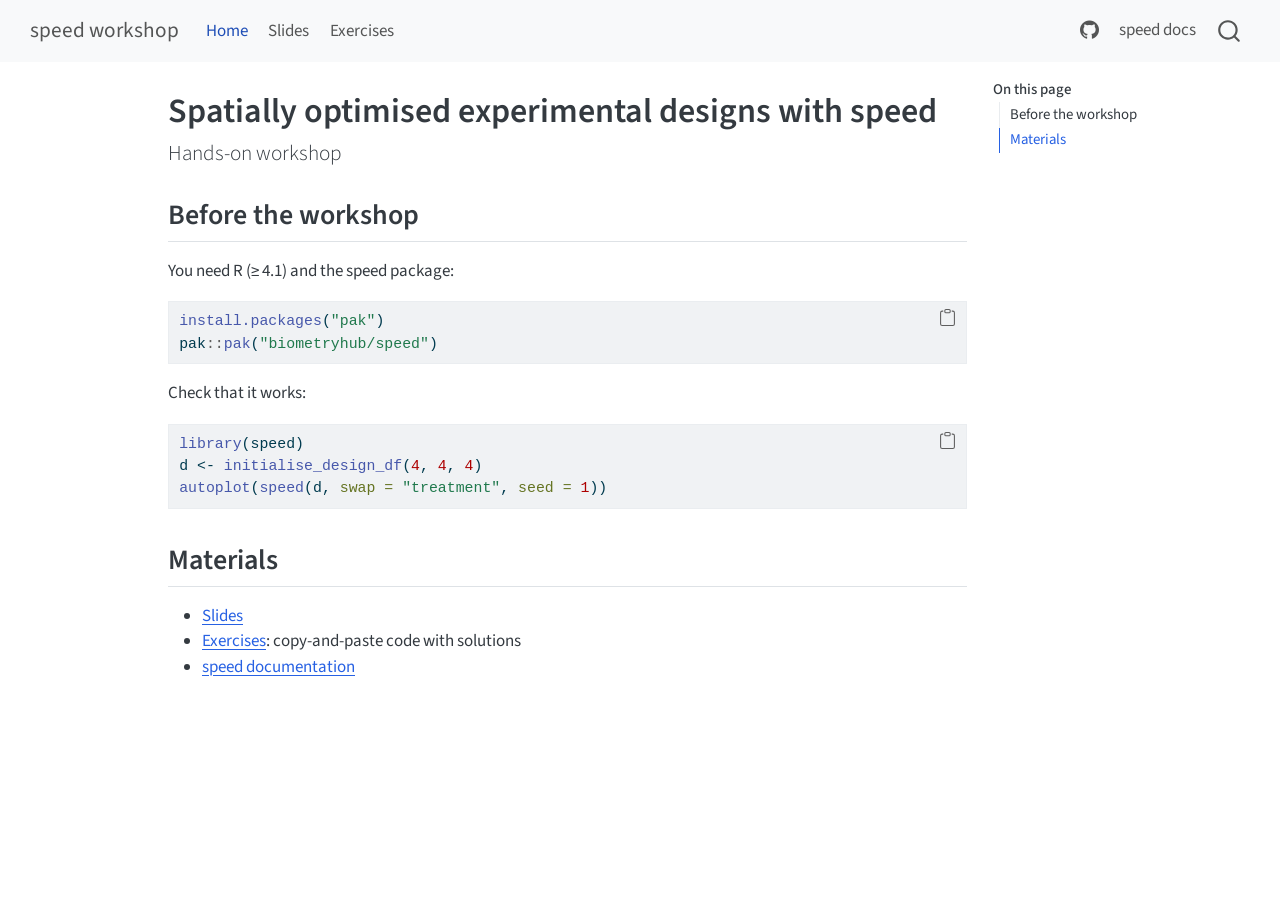
<file: index.html>
<!DOCTYPE html>
<html xmlns="http://www.w3.org/1999/xhtml" lang="en" xml:lang="en"><head>

<meta charset="utf-8">
<meta name="generator" content="quarto-1.11.9">

<meta name="viewport" content="width=device-width, initial-scale=1.0, user-scalable=yes">


<title>Spatially optimised experimental designs with speed – speed workshop</title>
<style>
/* Default styles provided by pandoc.
** See https://pandoc.org/MANUAL.html#variables-for-html for config info.
*/
span.smallcaps{font-variant: small-caps;}
div.columns{display: flex; gap: 1.5em;}
div.column{flex: auto;}
@media screen {
div.columns{gap: min(4vw, 1.5em);}
div.column{overflow-x: auto;}
}
div.hanging-indent{margin-left: 1.5em; text-indent: -1.5em;}
ul.task-list{list-style: none;}
ul.task-list li input[type="checkbox"] {
  width: 0.8em;
  margin: 0 0.8em 0.2em -1em; /* quarto-specific, see https://github.com/quarto-dev/quarto-cli/issues/4556 */ 
  vertical-align: middle;
}
/* CSS for syntax highlighting */
html { -webkit-text-size-adjust: 100%; }
pre > code.sourceCode { white-space: pre; position: relative; }
pre > code.sourceCode > span { display: inline-block; line-height: 1.25; }
pre > code.sourceCode > span:empty { height: 1.2em; }
.sourceCode { overflow: visible; }
code.sourceCode > span { color: inherit; text-decoration: inherit; }
div.sourceCode { margin: 1em 0; }
pre.sourceCode { margin: 0; }
@media screen {
div.sourceCode { overflow: auto; }
}
@media print {
pre > code.sourceCode { white-space: pre-wrap; }
pre > code.sourceCode > span { text-indent: -5em; padding-left: 5em; }
}
pre.numberSource code
  { counter-reset: source-line 0; }
pre.numberSource code > span
  { position: relative; left: -4em; counter-increment: source-line; }
pre.numberSource code > span > a:first-child::before
  { content: counter(source-line);
    position: relative; left: -1em; text-align: right; vertical-align: baseline;
    border: none; display: inline-block;
    -webkit-touch-callout: none; -webkit-user-select: none;
    -khtml-user-select: none; -moz-user-select: none;
    -ms-user-select: none; user-select: none;
    padding: 0 4px; width: 4em;
  }
pre.numberSource { margin-left: 3em;  padding-left: 4px; }
div.sourceCode
  {   }
@media screen {
pre > code.sourceCode > span > a:first-child::before { text-decoration: underline; }
}
</style>


<script src="site_libs/quarto-nav/quarto-nav.js"></script>
<script src="site_libs/quarto-nav/headroom.min.js"></script>
<script src="site_libs/clipboard/clipboard.min.js"></script>
<script src="site_libs/quarto-search/autocomplete.umd.js"></script>
<script src="site_libs/quarto-search/fuse.min.js"></script>
<script src="site_libs/quarto-search/quarto-search.js"></script>
<meta name="quarto:offset" content="./">
<script src="site_libs/quarto-html/quarto.js" type="module"></script>
<script src="site_libs/quarto-html/tabsets/tabsets.js" type="module"></script>
<script src="site_libs/quarto-html/scrollable-regions/scrollable-regions.js" type="module"></script>
<script src="site_libs/quarto-html/popper.min.js"></script>
<script src="site_libs/quarto-html/tippy.umd.min.js"></script>
<script src="site_libs/quarto-html/anchor.min.js"></script>
<link href="site_libs/quarto-html/tippy.css" rel="stylesheet">
<link href="site_libs/quarto-html/quarto-syntax-highlighting-63b5708e65d6cd79cd7618c58d0c21e7.css" rel="stylesheet" id="quarto-text-highlighting-styles">
<script src="site_libs/bootstrap/bootstrap.min.js"></script>
<link href="site_libs/bootstrap/bootstrap-icons.css" rel="stylesheet">
<link href="site_libs/bootstrap/bootstrap-f37043fca5f9b6498928b04d5d352ac5.min.css" rel="stylesheet" append-hash="true" id="quarto-bootstrap" data-mode="light">
<script id="quarto-search-options" type="application/json">{
  "location": "navbar",
  "copy-button": false,
  "collapse-after": 3,
  "panel-placement": "end",
  "type": "overlay",
  "limit": 50,
  "keyboard-shortcut": [
    "f",
    "/",
    "s"
  ],
  "show-item-context": false,
  "language": {
    "search-no-results-text": "No results",
    "search-matching-documents-text": "matching documents",
    "search-copy-link-title": "Copy link to search",
    "search-hide-matches-text": "Hide additional matches",
    "search-more-match-text": "more match in this document",
    "search-more-matches-text": "more matches in this document",
    "search-clear-button-title": "Clear",
    "search-text-placeholder": "",
    "search-detached-cancel-button-title": "Cancel",
    "search-submit-button-title": "Submit",
    "search-label": "Search"
  }
}</script>


</head>

<body class="nav-fixed quarto-light"><a id="quarto-skip-link" class="visually-hidden-focusable" href="#quarto-document-content">Skip to main content</a>

<div id="quarto-search-results"></div>
  <header id="quarto-header" class="headroom fixed-top">
    <nav class="navbar navbar-expand-lg " data-bs-theme="dark" aria-label="Site">
      <div class="navbar-container container-fluid">
      <div class="navbar-brand-container mx-auto">
    <a class="navbar-brand" href="./index.html">
    <span class="navbar-title">speed workshop</span>
    </a>
  </div>
          <button class="navbar-toggler" type="button" data-bs-toggle="collapse" data-bs-target="#navbarCollapse" aria-controls="navbarCollapse" aria-expanded="false" aria-label="Toggle navigation" onclick="if (window.quartoToggleHeadroom) { window.quartoToggleHeadroom(); }">
  <span class="navbar-toggler-icon"></span>
</button>
          <div class="collapse navbar-collapse" id="navbarCollapse">
            <ul class="navbar-nav navbar-nav-scroll me-auto">
  <li class="nav-item">
    <a class="nav-link active" href="./index.html" aria-current="page"> 
<span class="menu-text">Home</span></a>
  </li>  
  <li class="nav-item">
    <a class="nav-link" href="./slides.html"> 
<span class="menu-text">Slides</span></a>
  </li>  
  <li class="nav-item">
    <a class="nav-link" href="./exercises.html"> 
<span class="menu-text">Exercises</span></a>
  </li>  
</ul>
            <ul class="navbar-nav navbar-nav-scroll ms-auto">
  <li class="nav-item compact">
    <a class="nav-link" href="https://github.com/biometryhub/speed"> <i class="bi bi-github" role="img">
</i> 
<span class="menu-text"></span></a>
  </li>  
  <li class="nav-item">
    <a class="nav-link" href="https://biometryhub.github.io/speed/"> 
<span class="menu-text">speed docs</span></a>
  </li>  
</ul>
          </div> <!-- /navcollapse -->
            <div class="quarto-navbar-tools">
</div>
            <div id="quarto-search" class="" title="Search"></div>
      </div> <!-- /container-fluid -->
    </nav>
</header>
<!-- content -->
<div id="quarto-content" class="quarto-container page-columns page-rows-contents page-layout-article page-navbar">
<!-- sidebar -->
<!-- margin-sidebar -->
    <div id="quarto-margin-sidebar" class="sidebar margin-sidebar">
        <nav id="TOC" role="doc-toc" aria-labelledby="toc-title" class="toc-active">
    <h2 id="toc-title">On this page</h2>
   
  <ul>
  <li><a href="#before-the-workshop" id="toc-before-the-workshop" class="nav-link active" data-scroll-target="#before-the-workshop">Before the workshop</a></li>
  <li><a href="#materials" id="toc-materials" class="nav-link" data-scroll-target="#materials">Materials</a></li>
  </ul>
</nav>
    </div>
<!-- main -->
<main class="content" id="quarto-document-content" tabindex="-1">

<header id="title-block-header" class="quarto-title-block default">
<div class="quarto-title">
<h1 class="title">Spatially optimised experimental designs with speed</h1>
<p class="subtitle lead">Hands-on workshop</p>
</div>



<div class="quarto-title-meta">

    
  
    
  </div>
  


</header>


<!-- TODO: date, venue, presenters -->
<section id="before-the-workshop" class="level2">
<h2 class="anchored" data-anchor-id="before-the-workshop">Before the workshop</h2>
<p>You need R (≥ 4.1) and the speed package:</p>
<div class="code-copy-outer-scaffold"><div class="sourceCode" id="cb1"><pre class="sourceCode r code-with-copy"><code class="sourceCode r"><span id="cb1-1"><a href="#cb1-1" aria-hidden="true" tabindex="-1"></a><span class="fu">install.packages</span>(<span class="st">"pak"</span>)</span>
<span id="cb1-2"><a href="#cb1-2" aria-hidden="true" tabindex="-1"></a>pak<span class="sc">::</span><span class="fu">pak</span>(<span class="st">"biometryhub/speed"</span>)</span></code></pre></div><button title="Copy to Clipboard" class="code-copy-button"><i class="bi"></i></button></div>
<p>Check that it works:</p>
<div class="code-copy-outer-scaffold"><div class="sourceCode" id="cb2"><pre class="sourceCode r code-with-copy"><code class="sourceCode r"><span id="cb2-1"><a href="#cb2-1" aria-hidden="true" tabindex="-1"></a><span class="fu">library</span>(speed)</span>
<span id="cb2-2"><a href="#cb2-2" aria-hidden="true" tabindex="-1"></a>d <span class="ot">&lt;-</span> <span class="fu">initialise_design_df</span>(<span class="dv">4</span>, <span class="dv">4</span>, <span class="dv">4</span>)</span>
<span id="cb2-3"><a href="#cb2-3" aria-hidden="true" tabindex="-1"></a><span class="fu">autoplot</span>(<span class="fu">speed</span>(d, <span class="at">swap =</span> <span class="st">"treatment"</span>, <span class="at">seed =</span> <span class="dv">1</span>))</span></code></pre></div><button title="Copy to Clipboard" class="code-copy-button"><i class="bi"></i></button></div>
</section>
<section id="materials" class="level2">
<h2 class="anchored" data-anchor-id="materials">Materials</h2>
<ul>
<li><a href="./slides.html">Slides</a></li>
<li><a href="./exercises.html">Exercises</a>: copy-and-paste code with solutions</li>
<li><a href="https://biometryhub.github.io/speed/">speed documentation</a></li>
</ul>


</section>

</main> <!-- /main -->
<script id="quarto-html-after-body" type="application/javascript">
  window.document.addEventListener("DOMContentLoaded", function (event) {
    const icon = "";
    const anchorJS = new window.AnchorJS();
    anchorJS.options = {
      placement: 'right',
      icon: icon
    };
    anchorJS.add('.anchored');
    const isCodeAnnotation = (el) => {
      for (const clz of el.classList) {
        if (clz.startsWith('code-annotation-')) {                     
          return true;
        }
      }
      return false;
    }
    const onCopySuccess = function(e) {
      // button target
      const button = e.trigger;
      // don't keep focus
      button.blur();
      // flash "checked"
      button.classList.add('code-copy-button-checked');
      var currentTitle = button.getAttribute("title");
      button.setAttribute("title", "Copied!");
      let tooltip;
      if (window.bootstrap) {
        button.setAttribute("data-bs-toggle", "tooltip");
        button.setAttribute("data-bs-placement", "left");
        button.setAttribute("data-bs-title", "Copied!");
        tooltip = new bootstrap.Tooltip(button, 
          { trigger: "manual", 
            customClass: "code-copy-button-tooltip",
            offset: [0, -8]});
        tooltip.show();    
      }
      setTimeout(function() {
        if (tooltip) {
          tooltip.hide();
          button.removeAttribute("data-bs-title");
          button.removeAttribute("data-bs-toggle");
          button.removeAttribute("data-bs-placement");
        }
        button.setAttribute("title", currentTitle);
        button.classList.remove('code-copy-button-checked');
      }, 1000);
      // clear code selection
      e.clearSelection();
    }
    const getTextToCopy = function(trigger) {
      const outerScaffold = trigger.parentElement.cloneNode(true);
      const codeEl = outerScaffold.querySelector('code');
      for (const childEl of codeEl.children) {
        if (isCodeAnnotation(childEl)) {
          childEl.remove();
        }
      }
      return codeEl.innerText;
    }
    const clipboard = new window.ClipboardJS('.code-copy-button:not([data-in-quarto-modal])', {
      text: getTextToCopy
    });
    clipboard.on('success', onCopySuccess);
    if (window.document.getElementById('quarto-embedded-source-code-modal')) {
      const clipboardModal = new window.ClipboardJS('.code-copy-button[data-in-quarto-modal]', {
        text: getTextToCopy,
        container: window.document.getElementById('quarto-embedded-source-code-modal')
      });
      clipboardModal.on('success', onCopySuccess);
    }
      var localhostRegex = new RegExp(/^(?:http|https):\/\/localhost\:?[0-9]*\//);
      var mailtoRegex = new RegExp(/^mailto:/);
        var filterRegex = new RegExp("https:\/\/AAGI-AUS\.github\.io\/speed-workshop\/");
      var isInternal = (href) => {
          return filterRegex.test(href) || localhostRegex.test(href) || mailtoRegex.test(href);
      }
      // Inspect non-navigation links and adorn them if external
      window.quartoDecorateExternalLinks = function (root) {
     var links = (root || window.document).querySelectorAll('a[href]:not(.nav-link):not(.navbar-brand):not(.toc-action):not(.sidebar-link):not(.sidebar-item-toggle):not(.pagination-link):not(.no-external):not([aria-hidden]):not(.dropdown-item):not(.quarto-navigation-tool):not(.about-link)');
      for (var i=0; i<links.length; i++) {
        const link = links[i];
        if (!isInternal(link.href)) {
          // undo the damage that might have been done by quarto-nav.js in the case of
          // links that we want to consider external
          if (link.dataset.originalHref !== undefined) {
            link.href = link.dataset.originalHref;
          }
          if (!link.classList.contains('no-external-icon')) {
          }
        }
      }
      };
      window.quartoDecorateExternalLinks(window.document);
    // Esc closes the popup (WCAG 1.4.13) and focus leaving both trigger and
    // popup closes it (WCAG 2.4.11); tippy handles neither for interactive popups.
    const hideOnEscAndFocusOut = {
      name: 'hideOnEscAndFocusOut',
      defaultValue: true,
      fn(instance) {
        const dismiss = () => {
          // A show scheduled by the trigger delay would otherwise reopen it
          instance.clearDelayTimeouts();
          instance.hide();
        };
        const onKeyDown = (event) => {
          if (event.key !== 'Escape') {
            return;
          }
          // Keep Esc from also reaching page handlers (e.g. reveal.js overview),
          // except an open reveal.js slide menu, which Esc should close too.
          // The menu handles keys only when its keyboard option is on.
          const menuHandlesEsc = window.Reveal?.getPlugin?.('menu')?.isOpen() &&
            window.Reveal.getConfig().menu?.keyboard !== false;
          if (!menuHandlesEsc) {
            event.stopPropagation();
          }
          if (instance.popper.contains(window.document.activeElement)) {
            // Disabled while refocusing so the focus trigger does not reopen it
            instance.disable();
            instance.reference.focus();
            instance.enable();
          }
          dismiss();
        };
        const onFocusOut = (event) => {
          const target = event.relatedTarget;
          if (target && !instance.reference.contains(target) &&
              !instance.popper.contains(target)) {
            dismiss();
          }
        };
        // On the trigger too: a click trigger (code-annotations: select) has no
        // blur handling. Attached for the instance's lifetime so leaving the
        // trigger also cancels a show still pending on the trigger delay.
        instance.reference.addEventListener('focusout', onFocusOut);
        return {
          onShow() {
            window.document.addEventListener('keydown', onKeyDown, true);
            instance.popper.addEventListener('focusout', onFocusOut);
          },
          onHide() {
            window.document.removeEventListener('keydown', onKeyDown, true);
            instance.popper.removeEventListener('focusout', onFocusOut);
          },
          onDestroy() {
            instance.reference.removeEventListener('focusout', onFocusOut);
          },
        };
      },
    };
    function tippyHover(el, contentFn, onTriggerFn, onUntriggerFn) {
      const config = {
        allowHTML: true,
        maxWidth: 500,
        delay: 100,
        arrow: false,
        appendTo: function(el) {
            return el.parentElement;
        },
        interactive: true,
        interactiveBorder: 10,
        theme: 'quarto',
        placement: 'bottom-start',
        plugins: [hideOnEscAndFocusOut],
      };
      if (contentFn) {
        config.content = contentFn;
      }
      if (onTriggerFn) {
        config.onTrigger = onTriggerFn;
      }
      if (onUntriggerFn) {
        config.onUntrigger = onUntriggerFn;
      }
      window.tippy(el, config); 
    }
    const noterefs = window.document.querySelectorAll('a[role="doc-noteref"]');
    for (var i=0; i<noterefs.length; i++) {
      const ref = noterefs[i];
      tippyHover(ref, function() {
        // use id or data attribute instead here
        let href = ref.getAttribute('data-footnote-href') || ref.getAttribute('href');
        try { href = new URL(href).hash; } catch {}
        const id = href.replace(/^#\/?/, "");
        const note = window.document.getElementById(id);
        if (note) {
          return note.innerHTML;
        } else {
          return "";
        }
      });
    }
    const xrefs = window.document.querySelectorAll('a.quarto-xref');
    const processXRef = (id, note) => {
      // Strip column container classes
      const stripColumnClz = (el) => {
        el.classList.remove("page-full", "page-columns");
        if (el.children) {
          for (const child of el.children) {
            stripColumnClz(child);
          }
        }
      }
      stripColumnClz(note)
      if (id === null || id.startsWith('sec-')) {
        // Special case sections, only their first couple elements
        const container = document.createElement("div");
        if (note.children && note.children.length > 2) {
          container.appendChild(note.children[0].cloneNode(true));
          for (let i = 1; i < note.children.length; i++) {
            const child = note.children[i];
            if (child.tagName === "P" && child.innerText === "") {
              continue;
            } else {
              container.appendChild(child.cloneNode(true));
              break;
            }
          }
          if (window.Quarto?.typesetMath) {
            window.Quarto.typesetMath(container);
          }
          return container.innerHTML
        } else {
          if (window.Quarto?.typesetMath) {
            window.Quarto.typesetMath(note);
          }
          return note.innerHTML;
        }
      } else {
        // Remove any anchor links if they are present
        const anchorLink = note.querySelector('a.anchorjs-link');
        if (anchorLink) {
          anchorLink.remove();
        }
        if (window.Quarto?.typesetMath) {
          window.Quarto.typesetMath(note);
        }
        if (note.classList.contains("callout")) {
          return note.outerHTML;
        } else {
          return note.innerHTML;
        }
      }
    }
    for (var i=0; i<xrefs.length; i++) {
      const xref = xrefs[i];
      tippyHover(xref, undefined, function(instance) {
        instance.disable();
        let url = xref.getAttribute('href');
        let hash = undefined; 
        if (url.startsWith('#')) {
          hash = url;
        } else {
          try { hash = new URL(url).hash; } catch {}
        }
        if (hash) {
          const id = hash.replace(/^#\/?/, "");
          const note = window.document.getElementById(id);
          if (note !== null) {
            try {
              const html = processXRef(id, note.cloneNode(true));
              instance.setContent(html);
            } finally {
              instance.enable();
              instance.show();
            }
          } else {
            // See if we can fetch this
            fetch(url.split('#')[0])
            .then(res => res.text())
            .then(html => {
              const parser = new DOMParser();
              const htmlDoc = parser.parseFromString(html, "text/html");
              const note = htmlDoc.getElementById(id);
              if (note !== null) {
                const html = processXRef(id, note);
                instance.setContent(html);
              } 
            }).finally(() => {
              instance.enable();
              instance.show();
            });
          }
        } else {
          // See if we can fetch a full url (with no hash to target)
          // This is a special case and we should probably do some content thinning / targeting
          fetch(url)
          .then(res => res.text())
          .then(html => {
            const parser = new DOMParser();
            const htmlDoc = parser.parseFromString(html, "text/html");
            const note = htmlDoc.querySelector('main.content');
            if (note !== null) {
              // This should only happen for chapter cross references
              // (since there is no id in the URL)
              // remove the first header
              if (note.children.length > 0 && note.children[0].tagName === "HEADER") {
                note.children[0].remove();
              }
              const html = processXRef(null, note);
              instance.setContent(html);
            } 
          }).finally(() => {
            instance.enable();
            instance.show();
          });
        }
      }, function(instance) {
      });
    }
        let selectedAnnoteEl;
        const selectorForAnnotation = ( cell, annotation) => {
          let cellAttr = 'data-code-cell="' + cell + '"';
          let lineAttr = 'data-code-annotation="' +  annotation + '"';
          const selector = 'span[' + cellAttr + '][' + lineAttr + ']';
          return selector;
        }
        const selectCodeLines = (annoteEl) => {
          const doc = window.document;
          const targetCell = annoteEl.getAttribute("data-target-cell");
          const targetAnnotation = annoteEl.getAttribute("data-target-annotation");
          const annoteSpan = window.document.querySelector(selectorForAnnotation(targetCell, targetAnnotation));
          const lines = annoteSpan.getAttribute("data-code-lines").split(",");
          const lineIds = lines.map((line) => {
            return targetCell + "-" + line;
          })
          // Each band is positioned against its own containing block, which is
          // not the offsetParent of the lines, so place it from client rects.
          const placeBand = (band, firstEl, lastEl, codeBlock) => {
            const container = band.offsetParent;
            if (container === null) {
              return;
            }
            const containerRect = container.getBoundingClientRect();
            // Reveal.js scales slides with a transform, so convert client
            // pixels back to the CSS pixels of the container.
            const scale = containerRect.height / container.offsetHeight || 1;
            const firstRect = firstEl.getBoundingClientRect();
            const lastRect = lastEl.getBoundingClientRect();
            const top = (firstRect.top - containerRect.top) / scale - container.clientTop + container.scrollTop;
            const height = (lastRect.bottom - firstRect.top) / scale;
            band.style.top = top - 2 + "px";
            band.style.height = height + 4 + "px";
            if (codeBlock) {
              // Without the copy button wrapper, the containing block is wider
              // than the code block, so span the code block explicitly.
              const blockRect = codeBlock.getBoundingClientRect();
              band.style.left = (blockRect.left - containerRect.left) / scale - container.clientLeft + container.scrollLeft + "px";
              band.style.width = blockRect.width / scale + "px";
            }
          };
          if (lineIds.length > 0) {
            const el = window.document.getElementById(lineIds[0]);
            const lastEl = window.document.getElementById(lineIds[lineIds.length - 1]);
            const parent = el.parentElement.parentElement;
            // cook up a div (if necessary) and position it
            let div = window.document.getElementById("code-annotation-line-highlight");
            if (div === null) {
              div = window.document.createElement("div");
              div.setAttribute("id", "code-annotation-line-highlight");
              div.style.position = 'absolute';
              parent.appendChild(div);
            }
            placeBand(div, el, lastEl, parent.closest("div.sourceCode") || parent);
            let gutterDiv = window.document.getElementById("code-annotation-line-highlight-gutter");
            if (gutterDiv === null) {
              gutterDiv = window.document.createElement("div");
              gutterDiv.setAttribute("id", "code-annotation-line-highlight-gutter");
              gutterDiv.style.position = 'absolute';
              const codeCell = window.document.getElementById(targetCell);
              const gutter = codeCell.querySelector('.code-annotation-gutter');
              gutter.appendChild(gutterDiv);
            }
            placeBand(gutterDiv, el, lastEl);
            selectedAnnoteEl = annoteEl;
          }
        };
        const unselectCodeLines = () => {
          const elementsIds = ["code-annotation-line-highlight", "code-annotation-line-highlight-gutter"];
          elementsIds.forEach((elId) => {
            const div = window.document.getElementById(elId);
            if (div) {
              div.remove();
            }
          });
          selectedAnnoteEl = undefined;
        };
          // Handle positioning of the toggle
      window.addEventListener(
        "resize",
        throttle(() => {
          elRect = undefined;
          if (selectedAnnoteEl) {
            selectCodeLines(selectedAnnoteEl);
          }
        }, 10)
      );
      function throttle(fn, ms) {
      let throttle = false;
      let timer;
        return (...args) => {
          if(!throttle) { // first call gets through
              fn.apply(this, args);
              throttle = true;
          } else { // all the others get throttled
              if(timer) clearTimeout(timer); // cancel #2
              timer = setTimeout(() => {
                fn.apply(this, args);
                timer = throttle = false;
              }, ms);
          }
        };
      }
        // Attach click handler to the DT
        const annoteDls = window.document.querySelectorAll('dt[data-target-cell]');
        for (const annoteDlNode of annoteDls) {
          annoteDlNode.addEventListener('click', (event) => {
            const clickedEl = event.target;
            if (clickedEl !== selectedAnnoteEl) {
              unselectCodeLines();
              const activeEl = window.document.querySelector('dt[data-target-cell].code-annotation-active');
              if (activeEl) {
                activeEl.classList.remove('code-annotation-active');
              }
              selectCodeLines(clickedEl);
              clickedEl.classList.add('code-annotation-active');
            } else {
              // Unselect the line
              unselectCodeLines();
              clickedEl.classList.remove('code-annotation-active');
            }
          });
        }
    const findCites = (el) => {
      const parentEl = el.parentElement;
      if (parentEl) {
        const cites = parentEl.dataset.cites;
        if (cites) {
          return {
            el,
            cites: cites.split(' ')
          };
        } else {
          return findCites(el.parentElement)
        }
      } else {
        return undefined;
      }
    };
    var bibliorefs = window.document.querySelectorAll('a[role="doc-biblioref"]');
    for (var i=0; i<bibliorefs.length; i++) {
      const ref = bibliorefs[i];
      const citeInfo = findCites(ref);
      if (citeInfo) {
        tippyHover(citeInfo.el, function() {
          var popup = window.document.createElement('div');
          citeInfo.cites.forEach(function(cite) {
            var citeDiv = window.document.createElement('div');
            citeDiv.classList.add('hanging-indent');
            citeDiv.classList.add('csl-entry');
            var biblioDiv = window.document.getElementById('ref-' + cite);
            if (biblioDiv) {
              citeDiv.innerHTML = biblioDiv.innerHTML;
            }
            popup.appendChild(citeDiv);
          });
          return popup.innerHTML;
        });
      }
    }
  });
  </script>
  <script type="application/javascript">
  window.quartoScrollableRegionsLabels = {"code":"Scrollable code","output":"Scrollable output"};
  </script>
</div> <!-- /content -->




</body></html>
</file>
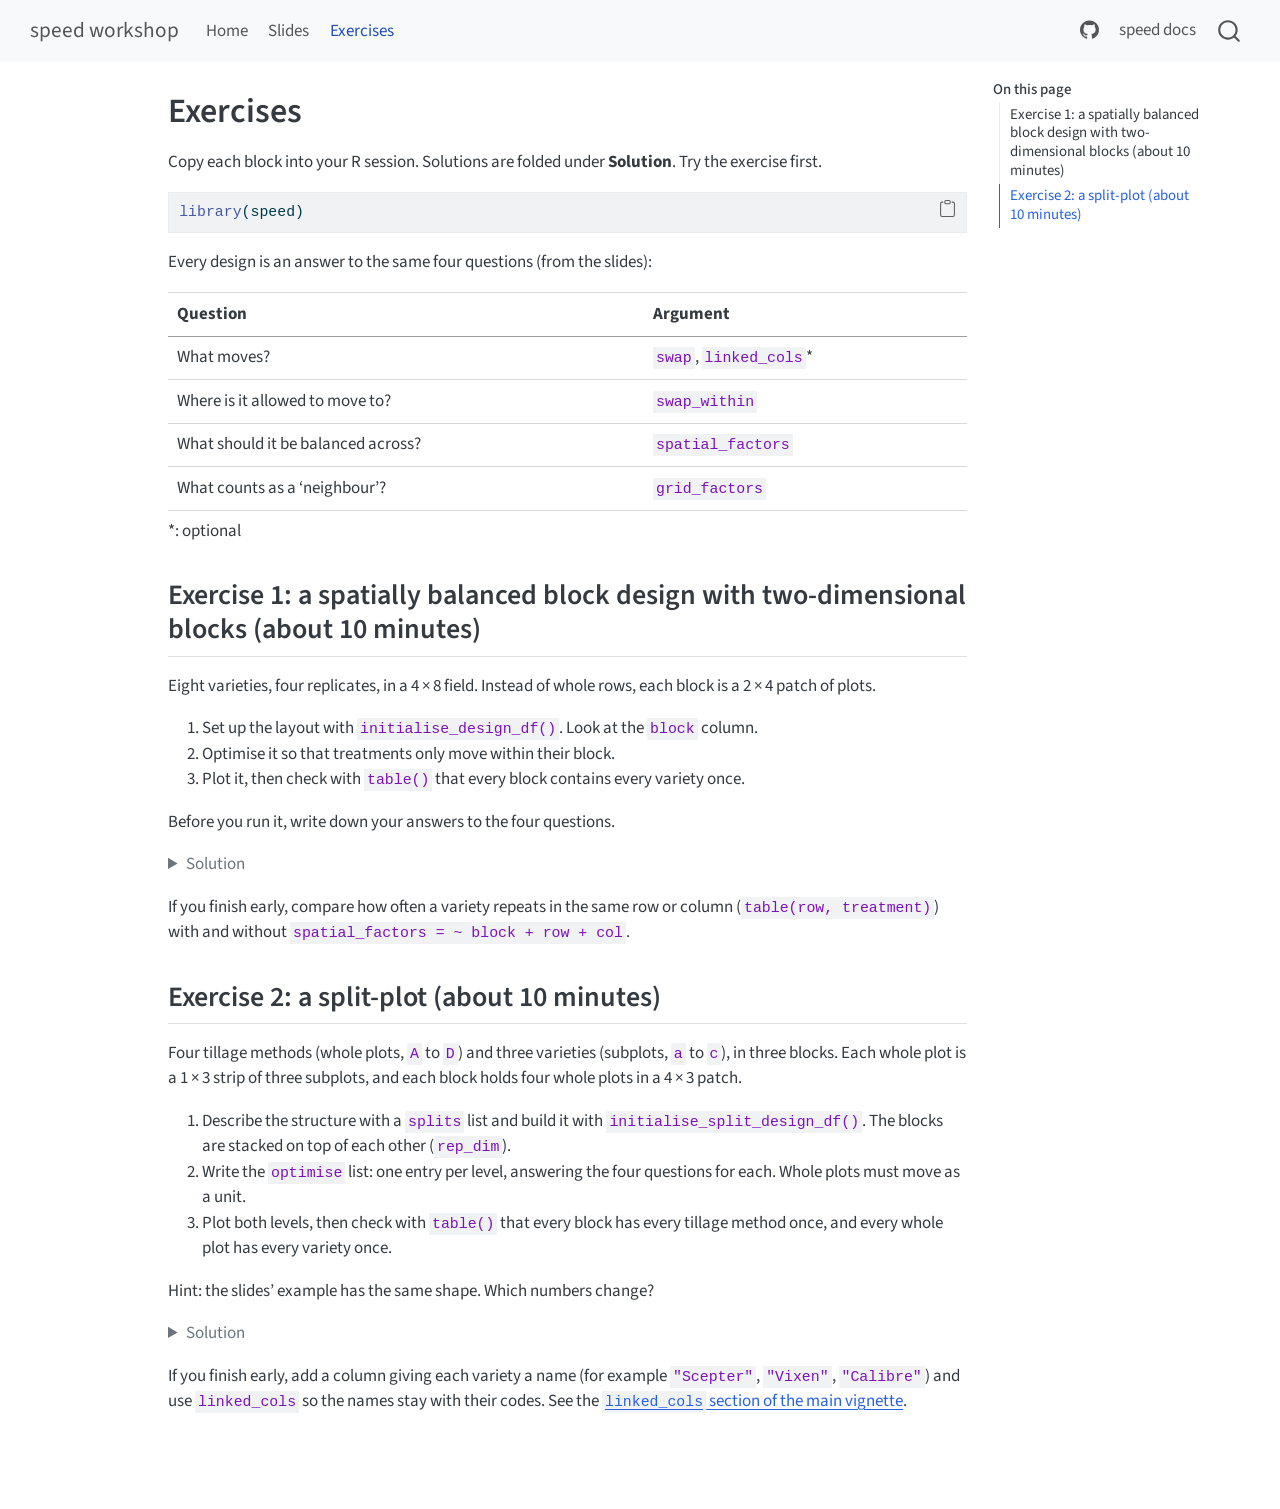
<file: exercises.html>
<!DOCTYPE html>
<html xmlns="http://www.w3.org/1999/xhtml" lang="en" xml:lang="en"><head>

<meta charset="utf-8">
<meta name="generator" content="quarto-1.11.9">

<meta name="viewport" content="width=device-width, initial-scale=1.0, user-scalable=yes">


<title>Exercises – speed workshop</title>
<style>
/* Default styles provided by pandoc.
** See https://pandoc.org/MANUAL.html#variables-for-html for config info.
*/
span.smallcaps{font-variant: small-caps;}
div.columns{display: flex; gap: 1.5em;}
div.column{flex: auto;}
@media screen {
div.columns{gap: min(4vw, 1.5em);}
div.column{overflow-x: auto;}
}
div.hanging-indent{margin-left: 1.5em; text-indent: -1.5em;}
ul.task-list{list-style: none;}
ul.task-list li input[type="checkbox"] {
  width: 0.8em;
  margin: 0 0.8em 0.2em -1em; /* quarto-specific, see https://github.com/quarto-dev/quarto-cli/issues/4556 */ 
  vertical-align: middle;
}
/* CSS for syntax highlighting */
html { -webkit-text-size-adjust: 100%; }
pre > code.sourceCode { white-space: pre; position: relative; }
pre > code.sourceCode > span { display: inline-block; line-height: 1.25; }
pre > code.sourceCode > span:empty { height: 1.2em; }
.sourceCode { overflow: visible; }
code.sourceCode > span { color: inherit; text-decoration: inherit; }
div.sourceCode { margin: 1em 0; }
pre.sourceCode { margin: 0; }
@media screen {
div.sourceCode { overflow: auto; }
}
@media print {
pre > code.sourceCode { white-space: pre-wrap; }
pre > code.sourceCode > span { text-indent: -5em; padding-left: 5em; }
}
pre.numberSource code
  { counter-reset: source-line 0; }
pre.numberSource code > span
  { position: relative; left: -4em; counter-increment: source-line; }
pre.numberSource code > span > a:first-child::before
  { content: counter(source-line);
    position: relative; left: -1em; text-align: right; vertical-align: baseline;
    border: none; display: inline-block;
    -webkit-touch-callout: none; -webkit-user-select: none;
    -khtml-user-select: none; -moz-user-select: none;
    -ms-user-select: none; user-select: none;
    padding: 0 4px; width: 4em;
  }
pre.numberSource { margin-left: 3em;  padding-left: 4px; }
div.sourceCode
  {   }
@media screen {
pre > code.sourceCode > span > a:first-child::before { text-decoration: underline; }
}
</style>


<script src="site_libs/quarto-nav/quarto-nav.js"></script>
<script src="site_libs/quarto-nav/headroom.min.js"></script>
<script src="site_libs/clipboard/clipboard.min.js"></script>
<script src="site_libs/quarto-search/autocomplete.umd.js"></script>
<script src="site_libs/quarto-search/fuse.min.js"></script>
<script src="site_libs/quarto-search/quarto-search.js"></script>
<meta name="quarto:offset" content="./">
<script src="site_libs/quarto-html/quarto.js" type="module"></script>
<script src="site_libs/quarto-html/tabsets/tabsets.js" type="module"></script>
<script src="site_libs/quarto-html/scrollable-regions/scrollable-regions.js" type="module"></script>
<script src="site_libs/quarto-html/popper.min.js"></script>
<script src="site_libs/quarto-html/tippy.umd.min.js"></script>
<script src="site_libs/quarto-html/anchor.min.js"></script>
<link href="site_libs/quarto-html/tippy.css" rel="stylesheet">
<link href="site_libs/quarto-html/quarto-syntax-highlighting-63b5708e65d6cd79cd7618c58d0c21e7.css" rel="stylesheet" id="quarto-text-highlighting-styles">
<script src="site_libs/bootstrap/bootstrap.min.js"></script>
<link href="site_libs/bootstrap/bootstrap-icons.css" rel="stylesheet">
<link href="site_libs/bootstrap/bootstrap-f37043fca5f9b6498928b04d5d352ac5.min.css" rel="stylesheet" append-hash="true" id="quarto-bootstrap" data-mode="light">
<script id="quarto-search-options" type="application/json">{
  "location": "navbar",
  "copy-button": false,
  "collapse-after": 3,
  "panel-placement": "end",
  "type": "overlay",
  "limit": 50,
  "keyboard-shortcut": [
    "f",
    "/",
    "s"
  ],
  "show-item-context": false,
  "language": {
    "search-no-results-text": "No results",
    "search-matching-documents-text": "matching documents",
    "search-copy-link-title": "Copy link to search",
    "search-hide-matches-text": "Hide additional matches",
    "search-more-match-text": "more match in this document",
    "search-more-matches-text": "more matches in this document",
    "search-clear-button-title": "Clear",
    "search-text-placeholder": "",
    "search-detached-cancel-button-title": "Cancel",
    "search-submit-button-title": "Submit",
    "search-label": "Search"
  }
}</script>


</head>

<body class="nav-fixed quarto-light"><a id="quarto-skip-link" class="visually-hidden-focusable" href="#quarto-document-content">Skip to main content</a>

<div id="quarto-search-results"></div>
  <header id="quarto-header" class="headroom fixed-top">
    <nav class="navbar navbar-expand-lg " data-bs-theme="dark" aria-label="Site">
      <div class="navbar-container container-fluid">
      <div class="navbar-brand-container mx-auto">
    <a class="navbar-brand" href="./index.html">
    <span class="navbar-title">speed workshop</span>
    </a>
  </div>
          <button class="navbar-toggler" type="button" data-bs-toggle="collapse" data-bs-target="#navbarCollapse" aria-controls="navbarCollapse" aria-expanded="false" aria-label="Toggle navigation" onclick="if (window.quartoToggleHeadroom) { window.quartoToggleHeadroom(); }">
  <span class="navbar-toggler-icon"></span>
</button>
          <div class="collapse navbar-collapse" id="navbarCollapse">
            <ul class="navbar-nav navbar-nav-scroll me-auto">
  <li class="nav-item">
    <a class="nav-link" href="./index.html"> 
<span class="menu-text">Home</span></a>
  </li>  
  <li class="nav-item">
    <a class="nav-link" href="./slides.html"> 
<span class="menu-text">Slides</span></a>
  </li>  
  <li class="nav-item">
    <a class="nav-link active" href="./exercises.html" aria-current="page"> 
<span class="menu-text">Exercises</span></a>
  </li>  
</ul>
            <ul class="navbar-nav navbar-nav-scroll ms-auto">
  <li class="nav-item compact">
    <a class="nav-link" href="https://github.com/biometryhub/speed"> <i class="bi bi-github" role="img">
</i> 
<span class="menu-text"></span></a>
  </li>  
  <li class="nav-item">
    <a class="nav-link" href="https://biometryhub.github.io/speed/"> 
<span class="menu-text">speed docs</span></a>
  </li>  
</ul>
          </div> <!-- /navcollapse -->
            <div class="quarto-navbar-tools">
</div>
            <div id="quarto-search" class="" title="Search"></div>
      </div> <!-- /container-fluid -->
    </nav>
</header>
<!-- content -->
<div id="quarto-content" class="quarto-container page-columns page-rows-contents page-layout-article page-navbar">
<!-- sidebar -->
<!-- margin-sidebar -->
    <div id="quarto-margin-sidebar" class="sidebar margin-sidebar">
        <nav id="TOC" role="doc-toc" aria-labelledby="toc-title" class="toc-active">
    <h2 id="toc-title">On this page</h2>
   
  <ul>
  <li><a href="#exercise-1-a-spatially-balanced-block-design-with-two-dimensional-blocks-about-10-minutes" id="toc-exercise-1-a-spatially-balanced-block-design-with-two-dimensional-blocks-about-10-minutes" class="nav-link active" data-scroll-target="#exercise-1-a-spatially-balanced-block-design-with-two-dimensional-blocks-about-10-minutes">Exercise 1: a spatially balanced block design with two-dimensional blocks (about 10 minutes)</a></li>
  <li><a href="#exercise-2-a-split-plot-about-10-minutes" id="toc-exercise-2-a-split-plot-about-10-minutes" class="nav-link" data-scroll-target="#exercise-2-a-split-plot-about-10-minutes">Exercise 2: a split-plot (about 10 minutes)</a></li>
  </ul>
</nav>
    </div>
<!-- main -->
<main class="content" id="quarto-document-content" tabindex="-1">

<header id="title-block-header" class="quarto-title-block default">
<div class="quarto-title">
<h1 class="title">Exercises</h1>
</div>



<div class="quarto-title-meta">

    
  
    
  </div>
  


</header>


<p>Copy each block into your R session. Solutions are folded under <strong>Solution</strong>. Try the exercise first.</p>
<div class="cell">
<div class="code-copy-outer-scaffold"><div class="sourceCode cell-code" id="cb1"><pre class="sourceCode r code-with-copy"><code class="sourceCode r"><span id="cb1-1"><a href="#cb1-1" aria-hidden="true" tabindex="-1"></a><span class="fu">library</span>(speed)</span></code></pre></div><button title="Copy to Clipboard" class="code-copy-button"><i class="bi"></i></button></div>
</div>
<p>Every design is an answer to the same four questions (from the slides):</p>
<table class="caption-top table">
<thead>
<tr class="header">
<th>Question</th>
<th>Argument</th>
</tr>
</thead>
<tbody>
<tr class="odd">
<td>What moves?</td>
<td><code>swap</code>, <code>linked_cols</code>*</td>
</tr>
<tr class="even">
<td>Where is it allowed to move to?</td>
<td><code>swap_within</code></td>
</tr>
<tr class="odd">
<td>What should it be balanced across?</td>
<td><code>spatial_factors</code></td>
</tr>
<tr class="even">
<td>What counts as a ‘neighbour’?</td>
<td><code>grid_factors</code></td>
</tr>
</tbody>
</table>
<p>*: optional</p>
<section id="exercise-1-a-spatially-balanced-block-design-with-two-dimensional-blocks-about-10-minutes" class="level2">
<h2 class="anchored" data-anchor-id="exercise-1-a-spatially-balanced-block-design-with-two-dimensional-blocks-about-10-minutes">Exercise 1: a spatially balanced block design with two-dimensional blocks (about 10 minutes)</h2>
<p>Eight varieties, four replicates, in a 4 × 8 field. Instead of whole rows, each block is a 2 × 4 patch of plots.</p>
<ol type="1">
<li>Set up the layout with <code>initialise_design_df()</code>. Look at the <code>block</code> column.</li>
<li>Optimise it so that treatments only move within their block.</li>
<li>Plot it, then check with <code>table()</code> that every block contains every variety once.</li>
</ol>
<p>Before you run it, write down your answers to the four questions.</p>
<div class="cell">
<details class="code-fold">
<summary>Solution</summary>
<div class="code-copy-outer-scaffold"><div class="sourceCode cell-code" id="cb2"><pre class="sourceCode r code-with-copy"><code class="sourceCode r"><span id="cb2-1"><a href="#cb2-1" aria-hidden="true" tabindex="-1"></a>sbbd <span class="ot">&lt;-</span> <span class="fu">initialise_design_df</span>(</span>
<span id="cb2-2"><a href="#cb2-2" aria-hidden="true" tabindex="-1"></a>  <span class="at">items =</span> <span class="fu">paste0</span>(<span class="st">"V"</span>, <span class="dv">1</span><span class="sc">:</span><span class="dv">8</span>), <span class="at">nrows =</span> <span class="dv">4</span>, <span class="at">ncols =</span> <span class="dv">8</span>,</span>
<span id="cb2-3"><a href="#cb2-3" aria-hidden="true" tabindex="-1"></a>  <span class="at">block_nrows =</span> <span class="dv">2</span>, <span class="at">block_ncols =</span> <span class="dv">4</span></span>
<span id="cb2-4"><a href="#cb2-4" aria-hidden="true" tabindex="-1"></a>)</span>
<span id="cb2-5"><a href="#cb2-5" aria-hidden="true" tabindex="-1"></a>sbbd_opt <span class="ot">&lt;-</span> <span class="fu">speed</span>(sbbd, <span class="at">swap =</span> <span class="st">"treatment"</span>, <span class="at">swap_within =</span> <span class="st">"block"</span>, <span class="at">seed =</span> <span class="dv">1</span>)</span>
<span id="cb2-6"><a href="#cb2-6" aria-hidden="true" tabindex="-1"></a><span class="fu">autoplot</span>(sbbd_opt)</span>
<span id="cb2-7"><a href="#cb2-7" aria-hidden="true" tabindex="-1"></a><span class="fu">table</span>(sbbd_opt<span class="sc">$</span>design_df<span class="sc">$</span>block, sbbd_opt<span class="sc">$</span>design_df<span class="sc">$</span>treatment)</span></code></pre></div><button title="Copy to Clipboard" class="code-copy-button"><i class="bi"></i></button></div>
</details>
</div>
<p>If you finish early, compare how often a variety repeats in the same row or column (<code>table(row, treatment)</code>) with and without <code>spatial_factors = ~ block + row + col</code>.</p>
</section>
<section id="exercise-2-a-split-plot-about-10-minutes" class="level2">
<h2 class="anchored" data-anchor-id="exercise-2-a-split-plot-about-10-minutes">Exercise 2: a split-plot (about 10 minutes)</h2>
<p>Four tillage methods (whole plots, <code>A</code> to <code>D</code>) and three varieties (subplots, <code>a</code> to <code>c</code>), in three blocks. Each whole plot is a 1 × 3 strip of three subplots, and each block holds four whole plots in a 4 × 3 patch.</p>
<ol type="1">
<li>Describe the structure with a <code>splits</code> list and build it with <code>initialise_split_design_df()</code>. The blocks are stacked on top of each other (<code>rep_dim</code>).</li>
<li>Write the <code>optimise</code> list: one entry per level, answering the four questions for each. Whole plots must move as a unit.</li>
<li>Plot both levels, then check with <code>table()</code> that every block has every tillage method once, and every whole plot has every variety once.</li>
</ol>
<p>Hint: the slides’ example has the same shape. Which numbers change?</p>
<div class="cell">
<details class="code-fold">
<summary>Solution</summary>
<div class="code-copy-outer-scaffold"><div class="sourceCode cell-code" id="cb3"><pre class="sourceCode r code-with-copy"><code class="sourceCode r"><span id="cb3-1"><a href="#cb3-1" aria-hidden="true" tabindex="-1"></a>splits <span class="ot">&lt;-</span> <span class="fu">list</span>(</span>
<span id="cb3-2"><a href="#cb3-2" aria-hidden="true" tabindex="-1"></a>  <span class="at">subplot   =</span> <span class="fu">list</span>(<span class="at">items =</span> letters[<span class="dv">1</span><span class="sc">:</span><span class="dv">3</span>], <span class="at">nrows =</span> <span class="dv">1</span>, <span class="at">ncols =</span> <span class="dv">1</span>),</span>
<span id="cb3-3"><a href="#cb3-3" aria-hidden="true" tabindex="-1"></a>  <span class="at">wholeplot =</span> <span class="fu">list</span>(<span class="at">items =</span> LETTERS[<span class="dv">1</span><span class="sc">:</span><span class="dv">4</span>], <span class="at">nrows =</span> <span class="dv">1</span>, <span class="at">ncols =</span> <span class="dv">3</span>),</span>
<span id="cb3-4"><a href="#cb3-4" aria-hidden="true" tabindex="-1"></a>  <span class="at">block     =</span> <span class="fu">list</span>(<span class="at">nrows =</span> <span class="dv">4</span>, <span class="at">ncols =</span> <span class="dv">3</span>)</span>
<span id="cb3-5"><a href="#cb3-5" aria-hidden="true" tabindex="-1"></a>)</span>
<span id="cb3-6"><a href="#cb3-6" aria-hidden="true" tabindex="-1"></a>sp <span class="ot">&lt;-</span> <span class="fu">initialise_split_design_df</span>(<span class="at">splits =</span> splits, <span class="at">rep_dim =</span> <span class="fu">c</span>(<span class="dv">3</span>, <span class="dv">1</span>))</span>
<span id="cb3-7"><a href="#cb3-7" aria-hidden="true" tabindex="-1"></a></span>
<span id="cb3-8"><a href="#cb3-8" aria-hidden="true" tabindex="-1"></a>optimise <span class="ot">&lt;-</span> <span class="fu">list</span>(</span>
<span id="cb3-9"><a href="#cb3-9" aria-hidden="true" tabindex="-1"></a>  <span class="at">wp =</span> <span class="fu">list</span>(</span>
<span id="cb3-10"><a href="#cb3-10" aria-hidden="true" tabindex="-1"></a>    <span class="at">swap        =</span> <span class="st">"wholeplot_treatment"</span>,</span>
<span id="cb3-11"><a href="#cb3-11" aria-hidden="true" tabindex="-1"></a>    <span class="at">swap_within =</span> <span class="st">"block"</span>,</span>
<span id="cb3-12"><a href="#cb3-12" aria-hidden="true" tabindex="-1"></a>    <span class="at">swap_all    =</span> <span class="cn">TRUE</span></span>
<span id="cb3-13"><a href="#cb3-13" aria-hidden="true" tabindex="-1"></a>  ),</span>
<span id="cb3-14"><a href="#cb3-14" aria-hidden="true" tabindex="-1"></a>  <span class="at">sp =</span> <span class="fu">list</span>(</span>
<span id="cb3-15"><a href="#cb3-15" aria-hidden="true" tabindex="-1"></a>    <span class="at">swap        =</span> <span class="st">"subplot_treatment"</span>,</span>
<span id="cb3-16"><a href="#cb3-16" aria-hidden="true" tabindex="-1"></a>    <span class="at">swap_within =</span> <span class="st">"wholeplot"</span></span>
<span id="cb3-17"><a href="#cb3-17" aria-hidden="true" tabindex="-1"></a>  )</span>
<span id="cb3-18"><a href="#cb3-18" aria-hidden="true" tabindex="-1"></a>)</span>
<span id="cb3-19"><a href="#cb3-19" aria-hidden="true" tabindex="-1"></a>sp_opt <span class="ot">&lt;-</span> <span class="fu">speed</span>(sp, <span class="at">optimise =</span> optimise, <span class="at">seed =</span> <span class="dv">1</span>)</span>
<span id="cb3-20"><a href="#cb3-20" aria-hidden="true" tabindex="-1"></a></span>
<span id="cb3-21"><a href="#cb3-21" aria-hidden="true" tabindex="-1"></a><span class="fu">autoplot</span>(sp_opt, <span class="at">treatments =</span> <span class="st">"wholeplot_treatment"</span>)</span>
<span id="cb3-22"><a href="#cb3-22" aria-hidden="true" tabindex="-1"></a><span class="fu">autoplot</span>(sp_opt, <span class="at">treatments =</span> <span class="st">"subplot_treatment"</span>, <span class="at">block =</span> <span class="st">"wholeplot"</span>)</span>
<span id="cb3-23"><a href="#cb3-23" aria-hidden="true" tabindex="-1"></a></span>
<span id="cb3-24"><a href="#cb3-24" aria-hidden="true" tabindex="-1"></a><span class="fu">table</span>(sp_opt<span class="sc">$</span>design_df<span class="sc">$</span>block, sp_opt<span class="sc">$</span>design_df<span class="sc">$</span>wholeplot_treatment)</span>
<span id="cb3-25"><a href="#cb3-25" aria-hidden="true" tabindex="-1"></a><span class="fu">table</span>(sp_opt<span class="sc">$</span>design_df<span class="sc">$</span>wholeplot, sp_opt<span class="sc">$</span>design_df<span class="sc">$</span>subplot_treatment)</span></code></pre></div><button title="Copy to Clipboard" class="code-copy-button"><i class="bi"></i></button></div>
</details>
</div>
<p>If you finish early, add a column giving each variety a name (for example <code>"Scepter"</code>, <code>"Vixen"</code>, <code>"Calibre"</code>) and use <code>linked_cols</code> so the names stay with their codes. See the <a href="https://biometryhub.github.io/speed/articles/speed.html#keeping-related-columns-together"><code>linked_cols</code> section of the main vignette</a>.</p>


</section>

</main> <!-- /main -->
<script id="quarto-html-after-body" type="application/javascript">
  window.document.addEventListener("DOMContentLoaded", function (event) {
    const icon = "";
    const anchorJS = new window.AnchorJS();
    anchorJS.options = {
      placement: 'right',
      icon: icon
    };
    anchorJS.add('.anchored');
    const isCodeAnnotation = (el) => {
      for (const clz of el.classList) {
        if (clz.startsWith('code-annotation-')) {                     
          return true;
        }
      }
      return false;
    }
    const onCopySuccess = function(e) {
      // button target
      const button = e.trigger;
      // don't keep focus
      button.blur();
      // flash "checked"
      button.classList.add('code-copy-button-checked');
      var currentTitle = button.getAttribute("title");
      button.setAttribute("title", "Copied!");
      let tooltip;
      if (window.bootstrap) {
        button.setAttribute("data-bs-toggle", "tooltip");
        button.setAttribute("data-bs-placement", "left");
        button.setAttribute("data-bs-title", "Copied!");
        tooltip = new bootstrap.Tooltip(button, 
          { trigger: "manual", 
            customClass: "code-copy-button-tooltip",
            offset: [0, -8]});
        tooltip.show();    
      }
      setTimeout(function() {
        if (tooltip) {
          tooltip.hide();
          button.removeAttribute("data-bs-title");
          button.removeAttribute("data-bs-toggle");
          button.removeAttribute("data-bs-placement");
        }
        button.setAttribute("title", currentTitle);
        button.classList.remove('code-copy-button-checked');
      }, 1000);
      // clear code selection
      e.clearSelection();
    }
    const getTextToCopy = function(trigger) {
      const outerScaffold = trigger.parentElement.cloneNode(true);
      const codeEl = outerScaffold.querySelector('code');
      for (const childEl of codeEl.children) {
        if (isCodeAnnotation(childEl)) {
          childEl.remove();
        }
      }
      return codeEl.innerText;
    }
    const clipboard = new window.ClipboardJS('.code-copy-button:not([data-in-quarto-modal])', {
      text: getTextToCopy
    });
    clipboard.on('success', onCopySuccess);
    if (window.document.getElementById('quarto-embedded-source-code-modal')) {
      const clipboardModal = new window.ClipboardJS('.code-copy-button[data-in-quarto-modal]', {
        text: getTextToCopy,
        container: window.document.getElementById('quarto-embedded-source-code-modal')
      });
      clipboardModal.on('success', onCopySuccess);
    }
      var localhostRegex = new RegExp(/^(?:http|https):\/\/localhost\:?[0-9]*\//);
      var mailtoRegex = new RegExp(/^mailto:/);
        var filterRegex = new RegExp("https:\/\/AAGI-AUS\.github\.io\/speed-workshop\/");
      var isInternal = (href) => {
          return filterRegex.test(href) || localhostRegex.test(href) || mailtoRegex.test(href);
      }
      // Inspect non-navigation links and adorn them if external
      window.quartoDecorateExternalLinks = function (root) {
     var links = (root || window.document).querySelectorAll('a[href]:not(.nav-link):not(.navbar-brand):not(.toc-action):not(.sidebar-link):not(.sidebar-item-toggle):not(.pagination-link):not(.no-external):not([aria-hidden]):not(.dropdown-item):not(.quarto-navigation-tool):not(.about-link)');
      for (var i=0; i<links.length; i++) {
        const link = links[i];
        if (!isInternal(link.href)) {
          // undo the damage that might have been done by quarto-nav.js in the case of
          // links that we want to consider external
          if (link.dataset.originalHref !== undefined) {
            link.href = link.dataset.originalHref;
          }
          if (!link.classList.contains('no-external-icon')) {
          }
        }
      }
      };
      window.quartoDecorateExternalLinks(window.document);
    // Esc closes the popup (WCAG 1.4.13) and focus leaving both trigger and
    // popup closes it (WCAG 2.4.11); tippy handles neither for interactive popups.
    const hideOnEscAndFocusOut = {
      name: 'hideOnEscAndFocusOut',
      defaultValue: true,
      fn(instance) {
        const dismiss = () => {
          // A show scheduled by the trigger delay would otherwise reopen it
          instance.clearDelayTimeouts();
          instance.hide();
        };
        const onKeyDown = (event) => {
          if (event.key !== 'Escape') {
            return;
          }
          // Keep Esc from also reaching page handlers (e.g. reveal.js overview),
          // except an open reveal.js slide menu, which Esc should close too.
          // The menu handles keys only when its keyboard option is on.
          const menuHandlesEsc = window.Reveal?.getPlugin?.('menu')?.isOpen() &&
            window.Reveal.getConfig().menu?.keyboard !== false;
          if (!menuHandlesEsc) {
            event.stopPropagation();
          }
          if (instance.popper.contains(window.document.activeElement)) {
            // Disabled while refocusing so the focus trigger does not reopen it
            instance.disable();
            instance.reference.focus();
            instance.enable();
          }
          dismiss();
        };
        const onFocusOut = (event) => {
          const target = event.relatedTarget;
          if (target && !instance.reference.contains(target) &&
              !instance.popper.contains(target)) {
            dismiss();
          }
        };
        // On the trigger too: a click trigger (code-annotations: select) has no
        // blur handling. Attached for the instance's lifetime so leaving the
        // trigger also cancels a show still pending on the trigger delay.
        instance.reference.addEventListener('focusout', onFocusOut);
        return {
          onShow() {
            window.document.addEventListener('keydown', onKeyDown, true);
            instance.popper.addEventListener('focusout', onFocusOut);
          },
          onHide() {
            window.document.removeEventListener('keydown', onKeyDown, true);
            instance.popper.removeEventListener('focusout', onFocusOut);
          },
          onDestroy() {
            instance.reference.removeEventListener('focusout', onFocusOut);
          },
        };
      },
    };
    function tippyHover(el, contentFn, onTriggerFn, onUntriggerFn) {
      const config = {
        allowHTML: true,
        maxWidth: 500,
        delay: 100,
        arrow: false,
        appendTo: function(el) {
            return el.parentElement;
        },
        interactive: true,
        interactiveBorder: 10,
        theme: 'quarto',
        placement: 'bottom-start',
        plugins: [hideOnEscAndFocusOut],
      };
      if (contentFn) {
        config.content = contentFn;
      }
      if (onTriggerFn) {
        config.onTrigger = onTriggerFn;
      }
      if (onUntriggerFn) {
        config.onUntrigger = onUntriggerFn;
      }
      window.tippy(el, config); 
    }
    const noterefs = window.document.querySelectorAll('a[role="doc-noteref"]');
    for (var i=0; i<noterefs.length; i++) {
      const ref = noterefs[i];
      tippyHover(ref, function() {
        // use id or data attribute instead here
        let href = ref.getAttribute('data-footnote-href') || ref.getAttribute('href');
        try { href = new URL(href).hash; } catch {}
        const id = href.replace(/^#\/?/, "");
        const note = window.document.getElementById(id);
        if (note) {
          return note.innerHTML;
        } else {
          return "";
        }
      });
    }
    const xrefs = window.document.querySelectorAll('a.quarto-xref');
    const processXRef = (id, note) => {
      // Strip column container classes
      const stripColumnClz = (el) => {
        el.classList.remove("page-full", "page-columns");
        if (el.children) {
          for (const child of el.children) {
            stripColumnClz(child);
          }
        }
      }
      stripColumnClz(note)
      if (id === null || id.startsWith('sec-')) {
        // Special case sections, only their first couple elements
        const container = document.createElement("div");
        if (note.children && note.children.length > 2) {
          container.appendChild(note.children[0].cloneNode(true));
          for (let i = 1; i < note.children.length; i++) {
            const child = note.children[i];
            if (child.tagName === "P" && child.innerText === "") {
              continue;
            } else {
              container.appendChild(child.cloneNode(true));
              break;
            }
          }
          if (window.Quarto?.typesetMath) {
            window.Quarto.typesetMath(container);
          }
          return container.innerHTML
        } else {
          if (window.Quarto?.typesetMath) {
            window.Quarto.typesetMath(note);
          }
          return note.innerHTML;
        }
      } else {
        // Remove any anchor links if they are present
        const anchorLink = note.querySelector('a.anchorjs-link');
        if (anchorLink) {
          anchorLink.remove();
        }
        if (window.Quarto?.typesetMath) {
          window.Quarto.typesetMath(note);
        }
        if (note.classList.contains("callout")) {
          return note.outerHTML;
        } else {
          return note.innerHTML;
        }
      }
    }
    for (var i=0; i<xrefs.length; i++) {
      const xref = xrefs[i];
      tippyHover(xref, undefined, function(instance) {
        instance.disable();
        let url = xref.getAttribute('href');
        let hash = undefined; 
        if (url.startsWith('#')) {
          hash = url;
        } else {
          try { hash = new URL(url).hash; } catch {}
        }
        if (hash) {
          const id = hash.replace(/^#\/?/, "");
          const note = window.document.getElementById(id);
          if (note !== null) {
            try {
              const html = processXRef(id, note.cloneNode(true));
              instance.setContent(html);
            } finally {
              instance.enable();
              instance.show();
            }
          } else {
            // See if we can fetch this
            fetch(url.split('#')[0])
            .then(res => res.text())
            .then(html => {
              const parser = new DOMParser();
              const htmlDoc = parser.parseFromString(html, "text/html");
              const note = htmlDoc.getElementById(id);
              if (note !== null) {
                const html = processXRef(id, note);
                instance.setContent(html);
              } 
            }).finally(() => {
              instance.enable();
              instance.show();
            });
          }
        } else {
          // See if we can fetch a full url (with no hash to target)
          // This is a special case and we should probably do some content thinning / targeting
          fetch(url)
          .then(res => res.text())
          .then(html => {
            const parser = new DOMParser();
            const htmlDoc = parser.parseFromString(html, "text/html");
            const note = htmlDoc.querySelector('main.content');
            if (note !== null) {
              // This should only happen for chapter cross references
              // (since there is no id in the URL)
              // remove the first header
              if (note.children.length > 0 && note.children[0].tagName === "HEADER") {
                note.children[0].remove();
              }
              const html = processXRef(null, note);
              instance.setContent(html);
            } 
          }).finally(() => {
            instance.enable();
            instance.show();
          });
        }
      }, function(instance) {
      });
    }
        let selectedAnnoteEl;
        const selectorForAnnotation = ( cell, annotation) => {
          let cellAttr = 'data-code-cell="' + cell + '"';
          let lineAttr = 'data-code-annotation="' +  annotation + '"';
          const selector = 'span[' + cellAttr + '][' + lineAttr + ']';
          return selector;
        }
        const selectCodeLines = (annoteEl) => {
          const doc = window.document;
          const targetCell = annoteEl.getAttribute("data-target-cell");
          const targetAnnotation = annoteEl.getAttribute("data-target-annotation");
          const annoteSpan = window.document.querySelector(selectorForAnnotation(targetCell, targetAnnotation));
          const lines = annoteSpan.getAttribute("data-code-lines").split(",");
          const lineIds = lines.map((line) => {
            return targetCell + "-" + line;
          })
          // Each band is positioned against its own containing block, which is
          // not the offsetParent of the lines, so place it from client rects.
          const placeBand = (band, firstEl, lastEl, codeBlock) => {
            const container = band.offsetParent;
            if (container === null) {
              return;
            }
            const containerRect = container.getBoundingClientRect();
            // Reveal.js scales slides with a transform, so convert client
            // pixels back to the CSS pixels of the container.
            const scale = containerRect.height / container.offsetHeight || 1;
            const firstRect = firstEl.getBoundingClientRect();
            const lastRect = lastEl.getBoundingClientRect();
            const top = (firstRect.top - containerRect.top) / scale - container.clientTop + container.scrollTop;
            const height = (lastRect.bottom - firstRect.top) / scale;
            band.style.top = top - 2 + "px";
            band.style.height = height + 4 + "px";
            if (codeBlock) {
              // Without the copy button wrapper, the containing block is wider
              // than the code block, so span the code block explicitly.
              const blockRect = codeBlock.getBoundingClientRect();
              band.style.left = (blockRect.left - containerRect.left) / scale - container.clientLeft + container.scrollLeft + "px";
              band.style.width = blockRect.width / scale + "px";
            }
          };
          if (lineIds.length > 0) {
            const el = window.document.getElementById(lineIds[0]);
            const lastEl = window.document.getElementById(lineIds[lineIds.length - 1]);
            const parent = el.parentElement.parentElement;
            // cook up a div (if necessary) and position it
            let div = window.document.getElementById("code-annotation-line-highlight");
            if (div === null) {
              div = window.document.createElement("div");
              div.setAttribute("id", "code-annotation-line-highlight");
              div.style.position = 'absolute';
              parent.appendChild(div);
            }
            placeBand(div, el, lastEl, parent.closest("div.sourceCode") || parent);
            let gutterDiv = window.document.getElementById("code-annotation-line-highlight-gutter");
            if (gutterDiv === null) {
              gutterDiv = window.document.createElement("div");
              gutterDiv.setAttribute("id", "code-annotation-line-highlight-gutter");
              gutterDiv.style.position = 'absolute';
              const codeCell = window.document.getElementById(targetCell);
              const gutter = codeCell.querySelector('.code-annotation-gutter');
              gutter.appendChild(gutterDiv);
            }
            placeBand(gutterDiv, el, lastEl);
            selectedAnnoteEl = annoteEl;
          }
        };
        const unselectCodeLines = () => {
          const elementsIds = ["code-annotation-line-highlight", "code-annotation-line-highlight-gutter"];
          elementsIds.forEach((elId) => {
            const div = window.document.getElementById(elId);
            if (div) {
              div.remove();
            }
          });
          selectedAnnoteEl = undefined;
        };
          // Handle positioning of the toggle
      window.addEventListener(
        "resize",
        throttle(() => {
          elRect = undefined;
          if (selectedAnnoteEl) {
            selectCodeLines(selectedAnnoteEl);
          }
        }, 10)
      );
      function throttle(fn, ms) {
      let throttle = false;
      let timer;
        return (...args) => {
          if(!throttle) { // first call gets through
              fn.apply(this, args);
              throttle = true;
          } else { // all the others get throttled
              if(timer) clearTimeout(timer); // cancel #2
              timer = setTimeout(() => {
                fn.apply(this, args);
                timer = throttle = false;
              }, ms);
          }
        };
      }
        // Attach click handler to the DT
        const annoteDls = window.document.querySelectorAll('dt[data-target-cell]');
        for (const annoteDlNode of annoteDls) {
          annoteDlNode.addEventListener('click', (event) => {
            const clickedEl = event.target;
            if (clickedEl !== selectedAnnoteEl) {
              unselectCodeLines();
              const activeEl = window.document.querySelector('dt[data-target-cell].code-annotation-active');
              if (activeEl) {
                activeEl.classList.remove('code-annotation-active');
              }
              selectCodeLines(clickedEl);
              clickedEl.classList.add('code-annotation-active');
            } else {
              // Unselect the line
              unselectCodeLines();
              clickedEl.classList.remove('code-annotation-active');
            }
          });
        }
    const findCites = (el) => {
      const parentEl = el.parentElement;
      if (parentEl) {
        const cites = parentEl.dataset.cites;
        if (cites) {
          return {
            el,
            cites: cites.split(' ')
          };
        } else {
          return findCites(el.parentElement)
        }
      } else {
        return undefined;
      }
    };
    var bibliorefs = window.document.querySelectorAll('a[role="doc-biblioref"]');
    for (var i=0; i<bibliorefs.length; i++) {
      const ref = bibliorefs[i];
      const citeInfo = findCites(ref);
      if (citeInfo) {
        tippyHover(citeInfo.el, function() {
          var popup = window.document.createElement('div');
          citeInfo.cites.forEach(function(cite) {
            var citeDiv = window.document.createElement('div');
            citeDiv.classList.add('hanging-indent');
            citeDiv.classList.add('csl-entry');
            var biblioDiv = window.document.getElementById('ref-' + cite);
            if (biblioDiv) {
              citeDiv.innerHTML = biblioDiv.innerHTML;
            }
            popup.appendChild(citeDiv);
          });
          return popup.innerHTML;
        });
      }
    }
  });
  </script>
  <script type="application/javascript">
  window.quartoScrollableRegionsLabels = {"code":"Scrollable code","output":"Scrollable output"};
  </script>
</div> <!-- /content -->




</body></html>
</file>
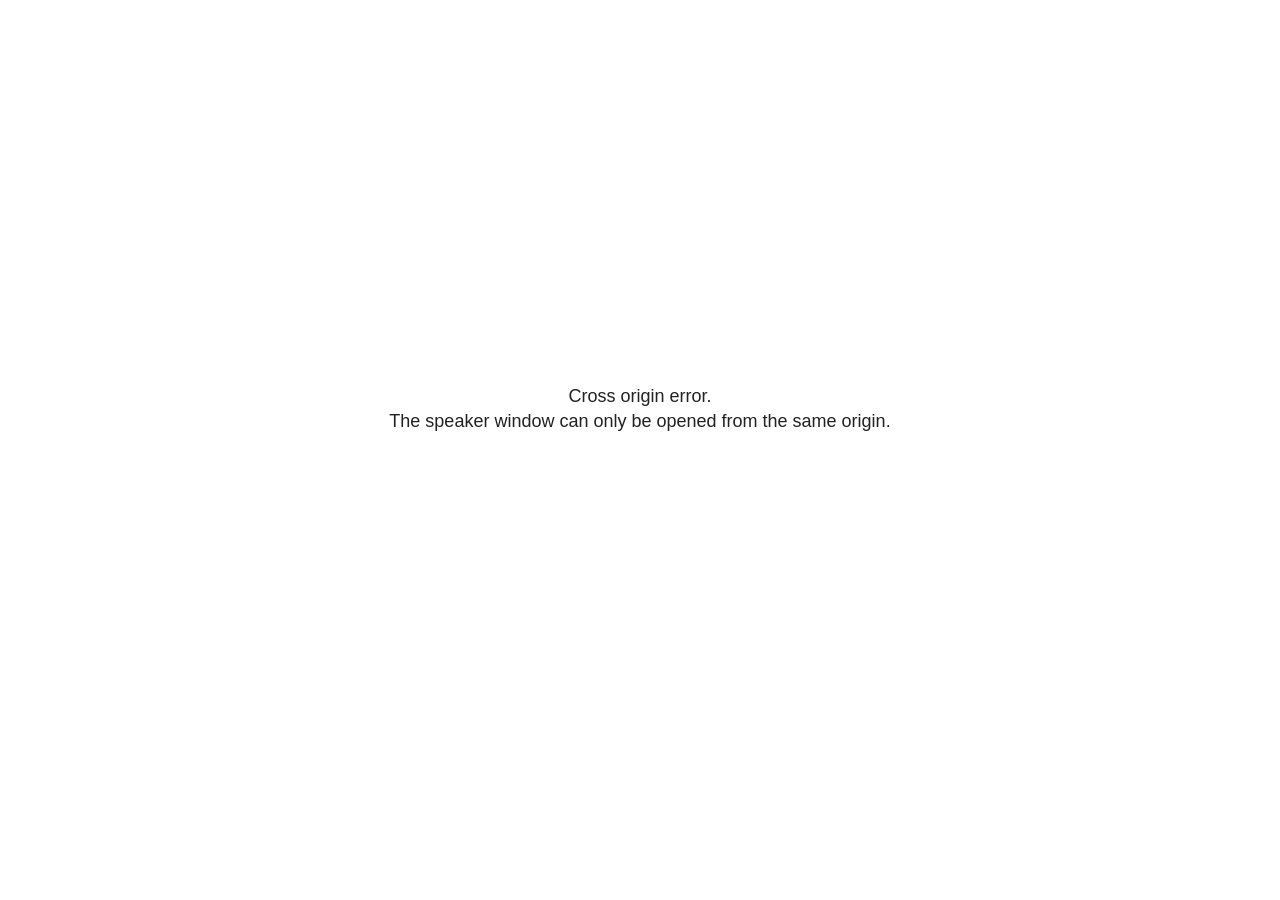
<file: site_libs/revealjs/plugin/notes/speaker-view.html>
<!--
	NOTE: You need to build the notes plugin after making changes to this file.
-->
<html lang="en">
	<head>
		<meta charset="utf-8">

		<title>reveal.js - Speaker View</title>

		<style>
			body {
				font-family: Helvetica;
				font-size: 18px;
			}

			#current-slide,
			#upcoming-slide,
			#speaker-controls {
				padding: 6px;
				box-sizing: border-box;
				-moz-box-sizing: border-box;
			}

			#current-slide iframe,
			#upcoming-slide iframe {
				width: 100%;
				height: 100%;
				border: 1px solid #ddd;
			}

			#current-slide .label,
			#upcoming-slide .label {
				position: absolute;
				top: 10px;
				left: 10px;
				z-index: 2;
			}

			#connection-status {
				position: absolute;
				top: 0;
				left: 0;
				width: 100%;
				height: 100%;
				z-index: 20;
				padding: 30% 20% 20% 20%;
				font-size: 18px;
				color: #222;
				background: #fff;
				text-align: center;
				box-sizing: border-box;
				line-height: 1.4;
			}

			.overlay-element {
				height: 34px;
				line-height: 34px;
				padding: 0 10px;
				text-shadow: none;
				background: rgba( 220, 220, 220, 0.8 );
				color: #222;
				font-size: 14px;
			}

			.overlay-element.interactive:hover {
				background: rgba( 220, 220, 220, 1 );
			}

			#current-slide {
				position: absolute;
				width: 60%;
				height: 100%;
				top: 0;
				left: 0;
				padding-right: 0;
			}

			#upcoming-slide {
				position: absolute;
				width: 40%;
				height: 40%;
				right: 0;
				top: 0;
			}

			/* Speaker controls */
			#speaker-controls {
				position: absolute;
				top: 40%;
				right: 0;
				width: 40%;
				height: 60%;
				overflow: auto;
				font-size: 18px;
			}

				.speaker-controls-time.hidden,
				.speaker-controls-notes.hidden {
					display: none;
				}

				.speaker-controls-time .label,
				.speaker-controls-pace .label,
				.speaker-controls-notes .label {
					text-transform: uppercase;
					font-weight: normal;
					font-size: 0.66em;
					color: #666;
					margin: 0;
				}

				.speaker-controls-time, .speaker-controls-pace {
					border-bottom: 1px solid rgba( 200, 200, 200, 0.5 );
					margin-bottom: 10px;
					padding: 10px 16px;
					padding-bottom: 20px;
					cursor: pointer;
				}

				.speaker-controls-time .reset-button {
					opacity: 0;
					float: right;
					color: #666;
					text-decoration: none;
				}
				.speaker-controls-time:hover .reset-button {
					opacity: 1;
				}

				.speaker-controls-time .timer,
				.speaker-controls-time .clock {
					width: 50%;
				}

				.speaker-controls-time .timer,
				.speaker-controls-time .clock,
				.speaker-controls-time .pacing .hours-value,
				.speaker-controls-time .pacing .minutes-value,
				.speaker-controls-time .pacing .seconds-value {
					font-size: 1.9em;
				}

				.speaker-controls-time .timer {
					float: left;
				}

				.speaker-controls-time .clock {
					float: right;
					text-align: right;
				}

				.speaker-controls-time span.mute {
					opacity: 0.3;
				}

				.speaker-controls-time .pacing-title {
					margin-top: 5px;
				}

				.speaker-controls-time .pacing.ahead {
					color: blue;
				}

				.speaker-controls-time .pacing.on-track {
					color: green;
				}

				.speaker-controls-time .pacing.behind {
					color: red;
				}

				.speaker-controls-notes {
					padding: 10px 16px;
				}

				.speaker-controls-notes .value {
					margin-top: 5px;
					line-height: 1.4;
					font-size: 1.2em;
				}

			/* Layout selector */
			#speaker-layout {
				position: absolute;
				top: 10px;
				right: 10px;
				color: #222;
				z-index: 10;
			}
				#speaker-layout select {
					position: absolute;
					width: 100%;
					height: 100%;
					top: 0;
					left: 0;
					border: 0;
					box-shadow: 0;
					cursor: pointer;
					opacity: 0;

					font-size: 1em;
					background-color: transparent;

					-moz-appearance: none;
					-webkit-appearance: none;
					-webkit-tap-highlight-color: rgba(0, 0, 0, 0);
				}

				#speaker-layout:focus-within {
					outline: 2px solid currentColor;
					outline-offset: 3px;
				}

				#speaker-layout select:focus {
					outline: none;
					box-shadow: none;
				}

			.clear {
				clear: both;
			}

			/* Speaker layout: Wide */
			body[data-speaker-layout="wide"] #current-slide,
			body[data-speaker-layout="wide"] #upcoming-slide {
				width: 50%;
				height: 45%;
				padding: 6px;
			}

			body[data-speaker-layout="wide"] #current-slide {
				top: 0;
				left: 0;
			}

			body[data-speaker-layout="wide"] #upcoming-slide {
				top: 0;
				left: 50%;
			}

			body[data-speaker-layout="wide"] #speaker-controls {
				top: 45%;
				left: 0;
				width: 100%;
				height: 50%;
				font-size: 1.25em;
			}

			/* Speaker layout: Tall */
			body[data-speaker-layout="tall"] #current-slide,
			body[data-speaker-layout="tall"] #upcoming-slide {
				width: 45%;
				height: 50%;
				padding: 6px;
			}

			body[data-speaker-layout="tall"] #current-slide {
				top: 0;
				left: 0;
			}

			body[data-speaker-layout="tall"] #upcoming-slide {
				top: 50%;
				left: 0;
			}

			body[data-speaker-layout="tall"] #speaker-controls {
				padding-top: 40px;
				top: 0;
				left: 45%;
				width: 55%;
				height: 100%;
				font-size: 1.25em;
			}

			/* Speaker layout: Notes only */
			body[data-speaker-layout="notes-only"] #current-slide,
			body[data-speaker-layout="notes-only"] #upcoming-slide {
				display: none;
			}

			body[data-speaker-layout="notes-only"] #speaker-controls {
				padding-top: 40px;
				top: 0;
				left: 0;
				width: 100%;
				height: 100%;
				font-size: 1.25em;
			}

			@media screen and (max-width: 1080px) {
				body[data-speaker-layout="default"] #speaker-controls {
					font-size: 16px;
				}
			}

			@media screen and (max-width: 900px) {
				body[data-speaker-layout="default"] #speaker-controls {
					font-size: 14px;
				}
			}

			@media screen and (max-width: 800px) {
				body[data-speaker-layout="default"] #speaker-controls {
					font-size: 12px;
				}
			}

		</style>
	</head>

	<body>

		<div id="connection-status">Loading speaker view...</div>

		<div id="current-slide" role="region" aria-label="Current slide"></div>
		<div id="upcoming-slide" role="region" aria-label="Upcoming slide"><span class="overlay-element label">Upcoming</span></div>
		<div id="speaker-controls">
			<div class="speaker-controls-time" role="region" aria-label="Time">
				<h4 class="label">Time <span class="reset-button">Click to Reset</span></h4>
				<div class="clock">
					<span class="clock-value">0:00 AM</span>
				</div>
				<div class="timer">
					<span class="hours-value">00</span><span class="minutes-value">:00</span><span class="seconds-value">:00</span>
				</div>
				<div class="clear"></div>

				<h4 class="label pacing-title" style="display: none">Pacing – Time to finish current slide</h4>
				<div class="pacing" style="display: none">
					<span class="hours-value">00</span><span class="minutes-value">:00</span><span class="seconds-value">:00</span>
				</div>
			</div>

			<div class="speaker-controls-notes hidden" role="region" aria-label="Speaker notes">
				<h4 class="label">Notes</h4>
				<div class="value"></div>
			</div>
		</div>
		<div id="speaker-layout" class="overlay-element interactive">
			<label for="speaker-layout-dropdown" class="speaker-layout-label">Layout</label><span class="speaker-layout-value" aria-hidden="true"></span>
			<select id="speaker-layout-dropdown" class="speaker-layout-dropdown"></select>
		</div>

		<script>

			(function() {

				var notes,
					notesValue,
					currentState,
					currentSlide,
					upcomingSlide,
					layoutLabel,
					layoutDropdown,
					pendingCalls = {},
					lastRevealApiCallId = 0,
					connected = false

				var connectionStatus = document.querySelector( '#connection-status' );

				var SPEAKER_LAYOUTS = {
					'default': 'Default',
					'wide': 'Wide',
					'tall': 'Tall',
					'notes-only': 'Notes only'
				};

				setupLayout();

				let openerOrigin;

				try {
					openerOrigin = window.opener.location.origin;
				}
				catch ( error ) { console.warn( error ) }

				// In order to prevent XSS, the speaker view will only run if its
				// opener has the same origin as itself
				if( window.location.origin !== openerOrigin ) {
					connectionStatus.innerHTML = 'Cross origin error.<br>The speaker window can only be opened from the same origin.';
					return;
				}

				var connectionTimeout = setTimeout( function() {
					connectionStatus.innerHTML = 'Error connecting to main window.<br>Please try closing and reopening the speaker view.';
				}, 5000 );

				window.addEventListener( 'message', function( event ) {

					// Validate the origin of all messages to avoid parsing messages
					// that aren't meant for us. Ignore when running off file:// so
					// that the speaker view continues to work without a web server.
					if( window.location.origin !== event.origin && window.location.origin !== 'file://' ) {
						return
					}

					clearTimeout( connectionTimeout );
					connectionStatus.style.display = 'none';

					var data = JSON.parse( event.data );

					// The overview mode is only useful to the reveal.js instance
					// where navigation occurs so we don't sync it
					if( data.state ) delete data.state.overview;

					// Messages sent by the notes plugin inside of the main window
					if( data && data.namespace === 'reveal-notes' ) {
						if( data.type === 'connect' ) {
							handleConnectMessage( data );
						}
						else if( data.type === 'state' ) {
							handleStateMessage( data );
						}
						else if( data.type === 'return' ) {
							pendingCalls[data.callId](data.result);
							delete pendingCalls[data.callId];
						}
					}
					// Messages sent by the reveal.js inside of the current slide preview
					else if( data && data.namespace === 'reveal' ) {
						if( /ready/.test( data.eventName ) ) {
							// Send a message back to notify that the handshake is complete
							window.opener.postMessage( JSON.stringify({ namespace: 'reveal-notes', type: 'connected'} ), '*' );
						}
						else if( /slidechanged|fragmentshown|fragmenthidden|paused|resumed/.test( data.eventName ) && currentState !== JSON.stringify( data.state ) ) {

							dispatchStateToMainWindow( data.state );

						}
					}

				} );

				/**
				 * Updates the presentation in the main window to match the state
				 * of the presentation in the notes window.
				 */
				const dispatchStateToMainWindow = debounce(( state ) => {
					window.opener.postMessage( JSON.stringify({ method: 'setState', args: [ state ]} ), '*' );
				}, 500);

				/**
				 * Asynchronously calls the Reveal.js API of the main frame.
				 */
				function callRevealApi( methodName, methodArguments, callback ) {

					var callId = ++lastRevealApiCallId;
					pendingCalls[callId] = callback;
					window.opener.postMessage( JSON.stringify( {
						namespace: 'reveal-notes',
						type: 'call',
						callId: callId,
						methodName: methodName,
						arguments: methodArguments
					} ), '*' );

				}

				/**
				 * Called when the main window is trying to establish a
				 * connection.
				 */
				function handleConnectMessage( data ) {

					if( connected === false ) {
						connected = true;

						setupIframes( data );
						setupKeyboard();
						setupNotes();
						setupTimer();
						setupHeartbeat();
					}

				}

				/**
				 * Called when the main window sends an updated state.
				 */
				function handleStateMessage( data ) {

					// Store the most recently set state to avoid circular loops
					// applying the same state
					currentState = JSON.stringify( data.state );

					// No need for updating the notes in case of fragment changes
					if ( data.notes ) {
						notes.classList.remove( 'hidden' );
						notesValue.style.whiteSpace = data.whitespace;
						if( data.markdown ) {
							notesValue.innerHTML = marked( data.notes );
						}
						else {
							notesValue.innerHTML = data.notes;
						}
					}
					else {
						notes.classList.add( 'hidden' );
					}

					// Update the note slides
					currentSlide.contentWindow.postMessage( JSON.stringify({ method: 'setState', args: [ data.state ] }), '*' );
					upcomingSlide.contentWindow.postMessage( JSON.stringify({ method: 'setState', args: [ data.state ] }), '*' );
					upcomingSlide.contentWindow.postMessage( JSON.stringify({ method: 'next' }), '*' );

				}

				// Limit to max one state update per X ms
				handleStateMessage = debounce( handleStateMessage, 200 );

				/**
				 * Forward keyboard events to the current slide window.
				 * This enables keyboard events to work even if focus
				 * isn't set on the current slide iframe.
				 *
				 * Block F5 default handling, it reloads and disconnects
				 * the speaker notes window.
				 */
				function setupKeyboard() {

					document.addEventListener( 'keydown', function( event ) {
						if( event.keyCode === 116 || ( event.metaKey && event.keyCode === 82 ) ) {
							event.preventDefault();
							return false;
						}
						// Let native controls handle their own keys without advancing slides.
						if( event.target.closest( 'input, select, textarea, button, [contenteditable]' ) ) return;

						currentSlide.contentWindow.postMessage( JSON.stringify({ method: 'triggerKey', args: [ event.keyCode ] }), '*' );
					} );

				}

				/**
				 * Creates the preview iframes.
				 */
				function setupIframes( data ) {

					var params = [
						'receiver',
						'progress=false',
						'history=false',
						'transition=none',
						'autoSlide=0',
						'backgroundTransition=none'
					].join( '&' );

					var urlSeparator = /\?/.test(data.url) ? '&' : '?';
					var hash = '#/' + data.state.indexh + '/' + data.state.indexv;
					var currentURL = data.url + urlSeparator + params + '&scrollActivationWidth=false&postMessageEvents=true' + hash;
					var upcomingURL = data.url + urlSeparator + params + '&scrollActivationWidth=false&controls=false' + hash;

					currentSlide = document.createElement( 'iframe' );
					currentSlide.setAttribute( 'title', 'Current slide preview' );
					currentSlide.setAttribute( 'width', 1280 );
					currentSlide.setAttribute( 'height', 1024 );
					currentSlide.setAttribute( 'src', currentURL );
					document.querySelector( '#current-slide' ).appendChild( currentSlide );

					upcomingSlide = document.createElement( 'iframe' );
					upcomingSlide.setAttribute( 'title', 'Upcoming slide preview' );
					upcomingSlide.setAttribute( 'width', 640 );
					upcomingSlide.setAttribute( 'height', 512 );
					upcomingSlide.setAttribute( 'src', upcomingURL );
					document.querySelector( '#upcoming-slide' ).appendChild( upcomingSlide );

				}

				/**
				 * Setup the notes UI.
				 */
				function setupNotes() {

					notes = document.querySelector( '.speaker-controls-notes' );
					notesValue = document.querySelector( '.speaker-controls-notes .value' );

				}

				/**
				 * We send out a heartbeat at all times to ensure we can
				 * reconnect with the main presentation window after reloads.
				 */
				function setupHeartbeat() {

					setInterval( () => {
						window.opener.postMessage( JSON.stringify({ namespace: 'reveal-notes', type: 'heartbeat'} ), '*' );
					}, 1000 );

				}

				function getTimings( callback ) {

					callRevealApi( 'getSlidesAttributes', [], function ( slideAttributes ) {
						callRevealApi( 'getConfig', [], function ( config ) {
							var totalTime = config.totalTime;
							var minTimePerSlide = config.minimumTimePerSlide || 0;
							var defaultTiming = config.defaultTiming;
							if ((defaultTiming == null) && (totalTime == null)) {
								callback(null);
								return;
							}
							// Setting totalTime overrides defaultTiming
							if (totalTime) {
								defaultTiming = 0;
							}
							var timings = [];
							for ( var i in slideAttributes ) {
								var slide = slideAttributes[ i ];
								var timing = defaultTiming;
								if( slide.hasOwnProperty( 'data-timing' )) {
									var t = slide[ 'data-timing' ];
									timing = parseInt(t);
									if( isNaN(timing) ) {
										console.warn("Could not parse timing '" + t + "' of slide " + i + "; using default of " + defaultTiming);
										timing = defaultTiming;
									}
								}
								timings.push(timing);
							}
							if ( totalTime ) {
								// After we've allocated time to individual slides, we summarize it and
								// subtract it from the total time
								var remainingTime = totalTime - timings.reduce( function(a, b) { return a + b; }, 0 );
								// The remaining time is divided by the number of slides that have 0 seconds
								// allocated at the moment, giving the average time-per-slide on the remaining slides
								var remainingSlides = (timings.filter( function(x) { return x == 0 }) ).length
								var timePerSlide = Math.round( remainingTime / remainingSlides, 0 )
								// And now we replace every zero-value timing with that average
								timings = timings.map( function(x) { return (x==0 ? timePerSlide : x) } );
							}
							var slidesUnderMinimum = timings.filter( function(x) { return (x < minTimePerSlide) } ).length
							if ( slidesUnderMinimum ) {
								message = "The pacing time for " + slidesUnderMinimum + " slide(s) is under the configured minimum of " + minTimePerSlide + " seconds. Check the data-timing attribute on individual slides, or consider increasing the totalTime or minimumTimePerSlide configuration options (or removing some slides).";
								alert(message);
							}
							callback( timings );
						} );
					} );

				}

				/**
				 * Return the number of seconds allocated for presenting
				 * all slides up to and including this one.
				 */
				function getTimeAllocated( timings, callback ) {

					callRevealApi( 'getSlidePastCount', [], function ( currentSlide ) {
						var allocated = 0;
						for (var i in timings.slice(0, currentSlide + 1)) {
							allocated += timings[i];
						}
						callback( allocated );
					} );

				}

				/**
				 * Create the timer and clock and start updating them
				 * at an interval.
				 */
				function setupTimer() {

					var start = new Date(),
					timeEl = document.querySelector( '.speaker-controls-time' ),
					clockEl = timeEl.querySelector( '.clock-value' ),
					hoursEl = timeEl.querySelector( '.hours-value' ),
					minutesEl = timeEl.querySelector( '.minutes-value' ),
					secondsEl = timeEl.querySelector( '.seconds-value' ),
					pacingTitleEl = timeEl.querySelector( '.pacing-title' ),
					pacingEl = timeEl.querySelector( '.pacing' ),
					pacingHoursEl = pacingEl.querySelector( '.hours-value' ),
					pacingMinutesEl = pacingEl.querySelector( '.minutes-value' ),
					pacingSecondsEl = pacingEl.querySelector( '.seconds-value' );

					var timings = null;
					getTimings( function ( _timings ) {

						timings = _timings;
						if (_timings !== null) {
							pacingTitleEl.style.removeProperty('display');
							pacingEl.style.removeProperty('display');
						}

						// Update once directly
						_updateTimer();

						// Then update every second
						setInterval( _updateTimer, 1000 );

					} );


					function _resetTimer() {

						if (timings == null) {
							start = new Date();
							_updateTimer();
						}
						else {
							// Reset timer to beginning of current slide
							getTimeAllocated( timings, function ( slideEndTimingSeconds ) {
								var slideEndTiming = slideEndTimingSeconds * 1000;
								callRevealApi( 'getSlidePastCount', [], function ( currentSlide ) {
									var currentSlideTiming = timings[currentSlide] * 1000;
									var previousSlidesTiming = slideEndTiming - currentSlideTiming;
									var now = new Date();
									start = new Date(now.getTime() - previousSlidesTiming);
									_updateTimer();
								} );
							} );
						}

					}

					timeEl.addEventListener( 'click', function() {
						_resetTimer();
						return false;
					} );

					function _displayTime( hrEl, minEl, secEl, time) {

						var sign = Math.sign(time) == -1 ? "-" : "";
						time = Math.abs(Math.round(time / 1000));
						var seconds = time % 60;
						var minutes = Math.floor( time / 60 ) % 60 ;
						var hours = Math.floor( time / ( 60 * 60 )) ;
						hrEl.innerHTML = sign + zeroPadInteger( hours );
						if (hours == 0) {
							hrEl.classList.add( 'mute' );
						}
						else {
							hrEl.classList.remove( 'mute' );
						}
						minEl.innerHTML = ':' + zeroPadInteger( minutes );
						if (hours == 0 && minutes == 0) {
							minEl.classList.add( 'mute' );
						}
						else {
							minEl.classList.remove( 'mute' );
						}
						secEl.innerHTML = ':' + zeroPadInteger( seconds );
					}

					function _updateTimer() {

						var diff, hours, minutes, seconds,
						now = new Date();

						diff = now.getTime() - start.getTime();

						clockEl.innerHTML = now.toLocaleTimeString( 'en-US', { hour12: true, hour: '2-digit', minute:'2-digit' } );
						_displayTime( hoursEl, minutesEl, secondsEl, diff );
						if (timings !== null) {
							_updatePacing(diff);
						}

					}

					function _updatePacing(diff) {

						getTimeAllocated( timings, function ( slideEndTimingSeconds ) {
							var slideEndTiming = slideEndTimingSeconds * 1000;

							callRevealApi( 'getSlidePastCount', [], function ( currentSlide ) {
								var currentSlideTiming = timings[currentSlide] * 1000;
								var timeLeftCurrentSlide = slideEndTiming - diff;
								if (timeLeftCurrentSlide < 0) {
									pacingEl.className = 'pacing behind';
								}
								else if (timeLeftCurrentSlide < currentSlideTiming) {
									pacingEl.className = 'pacing on-track';
								}
								else {
									pacingEl.className = 'pacing ahead';
								}
								_displayTime( pacingHoursEl, pacingMinutesEl, pacingSecondsEl, timeLeftCurrentSlide );
							} );
						} );
					}

				}

				/**
				 * Sets up the speaker view layout and layout selector.
				 */
				function setupLayout() {

					layoutDropdown = document.querySelector( '.speaker-layout-dropdown' );
					layoutLabel = document.querySelector( '.speaker-layout-value' );

					// Render the list of available layouts
					for( var id in SPEAKER_LAYOUTS ) {
						var option = document.createElement( 'option' );
						option.setAttribute( 'value', id );
						option.textContent = SPEAKER_LAYOUTS[ id ];
						layoutDropdown.appendChild( option );
					}

					// Monitor the dropdown for changes
					layoutDropdown.addEventListener( 'change', function( event ) {

						setLayout( layoutDropdown.value );

					}, false );

					// Restore any currently persisted layout
					setLayout( getLayout() );

				}

				/**
				 * Sets a new speaker view layout. The layout is persisted
				 * in local storage.
				 */
				function setLayout( value ) {

					var title = SPEAKER_LAYOUTS[ value ];

					layoutLabel.textContent = title ? ( ': ' + title ) : '';
					layoutDropdown.value = value;

					document.body.setAttribute( 'data-speaker-layout', value );

					// Persist locally
					if( supportsLocalStorage() ) {
						window.localStorage.setItem( 'reveal-speaker-layout', value );
					}

				}

				/**
				 * Returns the ID of the most recently set speaker layout
				 * or our default layout if none has been set.
				 */
				function getLayout() {

					if( supportsLocalStorage() ) {
						var layout = window.localStorage.getItem( 'reveal-speaker-layout' );
						if( layout ) {
							return layout;
						}
					}

					// Default to the first record in the layouts hash
					for( var id in SPEAKER_LAYOUTS ) {
						return id;
					}

				}

				function supportsLocalStorage() {

					try {
						localStorage.setItem('test', 'test');
						localStorage.removeItem('test');
						return true;
					}
					catch( e ) {
						return false;
					}

				}

				function zeroPadInteger( num ) {

					var str = '00' + parseInt( num );
					return str.substring( str.length - 2 );

				}

				/**
				 * Limits the frequency at which a function can be called.
				 */
				function debounce( fn, ms ) {

					var lastTime = 0,
						timeout;

					return function() {

						var args = arguments;
						var context = this;

						clearTimeout( timeout );

						var timeSinceLastCall = Date.now() - lastTime;
						if( timeSinceLastCall > ms ) {
							fn.apply( context, args );
							lastTime = Date.now();
						}
						else {
							timeout = setTimeout( function() {
								fn.apply( context, args );
								lastTime = Date.now();
							}, ms - timeSinceLastCall );
						}

					}

				}

			})();

		</script>
	</body>
</html>
</file>
<file: site_libs/quarto-html/tippy.css>
.tippy-box[data-animation=fade][data-state=hidden]{opacity:0}[data-tippy-root]{max-width:calc(100vw - 10px)}.tippy-box{position:relative;background-color:#333;color:#fff;border-radius:4px;font-size:14px;line-height:1.4;white-space:normal;outline:0;transition-property:transform,visibility,opacity}.tippy-box[data-placement^=top]>.tippy-arrow{bottom:0}.tippy-box[data-placement^=top]>.tippy-arrow:before{bottom:-7px;left:0;border-width:8px 8px 0;border-top-color:initial;transform-origin:center top}.tippy-box[data-placement^=bottom]>.tippy-arrow{top:0}.tippy-box[data-placement^=bottom]>.tippy-arrow:before{top:-7px;left:0;border-width:0 8px 8px;border-bottom-color:initial;transform-origin:center bottom}.tippy-box[data-placement^=left]>.tippy-arrow{right:0}.tippy-box[data-placement^=left]>.tippy-arrow:before{border-width:8px 0 8px 8px;border-left-color:initial;right:-7px;transform-origin:center left}.tippy-box[data-placement^=right]>.tippy-arrow{left:0}.tippy-box[data-placement^=right]>.tippy-arrow:before{left:-7px;border-width:8px 8px 8px 0;border-right-color:initial;transform-origin:center right}.tippy-box[data-inertia][data-state=visible]{transition-timing-function:cubic-bezier(.54,1.5,.38,1.11)}.tippy-arrow{width:16px;height:16px;color:#333}.tippy-arrow:before{content:"";position:absolute;border-color:transparent;border-style:solid}.tippy-content{position:relative;padding:5px 9px;z-index:1}
</file>
<file: site_libs/quarto-html/quarto-syntax-highlighting-63b5708e65d6cd79cd7618c58d0c21e7.css>
/* quarto syntax highlight colors */
:root {
  --quarto-hl-ot-color: #003B4F;
  --quarto-hl-at-color: #657422;
  --quarto-hl-ss-color: #20794D;
  --quarto-hl-an-color: #5E5E5E;
  --quarto-hl-fu-color: #4758AB;
  --quarto-hl-st-color: #20794D;
  --quarto-hl-cf-color: #003B4F;
  --quarto-hl-op-color: #5E5E5E;
  --quarto-hl-er-color: #AD0000;
  --quarto-hl-bn-color: #AD0000;
  --quarto-hl-al-color: #AD0000;
  --quarto-hl-va-color: #111111;
  --quarto-hl-bu-color: inherit;
  --quarto-hl-ex-color: inherit;
  --quarto-hl-pp-color: #AD0000;
  --quarto-hl-in-color: #5E5E5E;
  --quarto-hl-vs-color: #20794D;
  --quarto-hl-wa-color: #5E5E5E;
  --quarto-hl-do-color: #5E5E5E;
  --quarto-hl-im-color: #00769E;
  --quarto-hl-ch-color: #20794D;
  --quarto-hl-dt-color: #AD0000;
  --quarto-hl-fl-color: #AD0000;
  --quarto-hl-co-color: #5E5E5E;
  --quarto-hl-cv-color: #5E5E5E;
  --quarto-hl-cn-color: #8f5902;
  --quarto-hl-sc-color: #5E5E5E;
  --quarto-hl-dv-color: #AD0000;
  --quarto-hl-kw-color: #003B4F;
}

/* other quarto variables */
:root {
  --quarto-font-monospace: SFMono-Regular, Menlo, Monaco, Consolas, "Liberation Mono", "Courier New", monospace;
}

/* syntax highlight based on Pandoc's rules */
pre > code.sourceCode > span {
  color: #003B4F;
}

code.sourceCode > span {
  color: #003B4F;
}

div.sourceCode,
div.sourceCode pre.sourceCode {
  color: #003B4F;
}

/* Normal */
code span {
  color: #003B4F;
}

/* Alert */
code span.al {
  color: #AD0000;
  font-style: inherit;
}

/* Annotation */
code span.an {
  color: #5E5E5E;
  font-style: inherit;
}

/* Attribute */
code span.at {
  color: #657422;
  font-style: inherit;
}

/* BaseN */
code span.bn {
  color: #AD0000;
  font-style: inherit;
}

/* BuiltIn */
code span.bu {
  font-style: inherit;
}

/* ControlFlow */
code span.cf {
  color: #003B4F;
  font-weight: bold;
  font-style: inherit;
}

/* Char */
code span.ch {
  color: #20794D;
  font-style: inherit;
}

/* Constant */
code span.cn {
  color: #8f5902;
  font-style: inherit;
}

/* Comment */
code span.co {
  color: #5E5E5E;
  font-style: inherit;
}

/* CommentVar */
code span.cv {
  color: #5E5E5E;
  font-style: italic;
}

/* Documentation */
code span.do {
  color: #5E5E5E;
  font-style: italic;
}

/* DataType */
code span.dt {
  color: #AD0000;
  font-style: inherit;
}

/* DecVal */
code span.dv {
  color: #AD0000;
  font-style: inherit;
}

/* Error */
code span.er {
  color: #AD0000;
  font-style: inherit;
}

/* Extension */
code span.ex {
  font-style: inherit;
}

/* Float */
code span.fl {
  color: #AD0000;
  font-style: inherit;
}

/* Function */
code span.fu {
  color: #4758AB;
  font-style: inherit;
}

/* Import */
code span.im {
  color: #00769E;
  font-style: inherit;
}

/* Information */
code span.in {
  color: #5E5E5E;
  font-style: inherit;
}

/* Keyword */
code span.kw {
  color: #003B4F;
  font-weight: bold;
  font-style: inherit;
}

/* Operator */
code span.op {
  color: #5E5E5E;
  font-style: inherit;
}

/* Other */
code span.ot {
  color: #003B4F;
  font-style: inherit;
}

/* Preprocessor */
code span.pp {
  color: #AD0000;
  font-style: inherit;
}

/* SpecialChar */
code span.sc {
  color: #5E5E5E;
  font-style: inherit;
}

/* SpecialString */
code span.ss {
  color: #20794D;
  font-style: inherit;
}

/* String */
code span.st {
  color: #20794D;
  font-style: inherit;
}

/* Variable */
code span.va {
  color: #111111;
  font-style: inherit;
}

/* VerbatimString */
code span.vs {
  color: #20794D;
  font-style: inherit;
}

/* Warning */
code span.wa {
  color: #5E5E5E;
  font-style: italic;
}

.prevent-inlining {
  content: "</";
}

/*# sourceMappingURL=054cc16b9e9817627be6994582d2ffb5.css.map */
</file>
